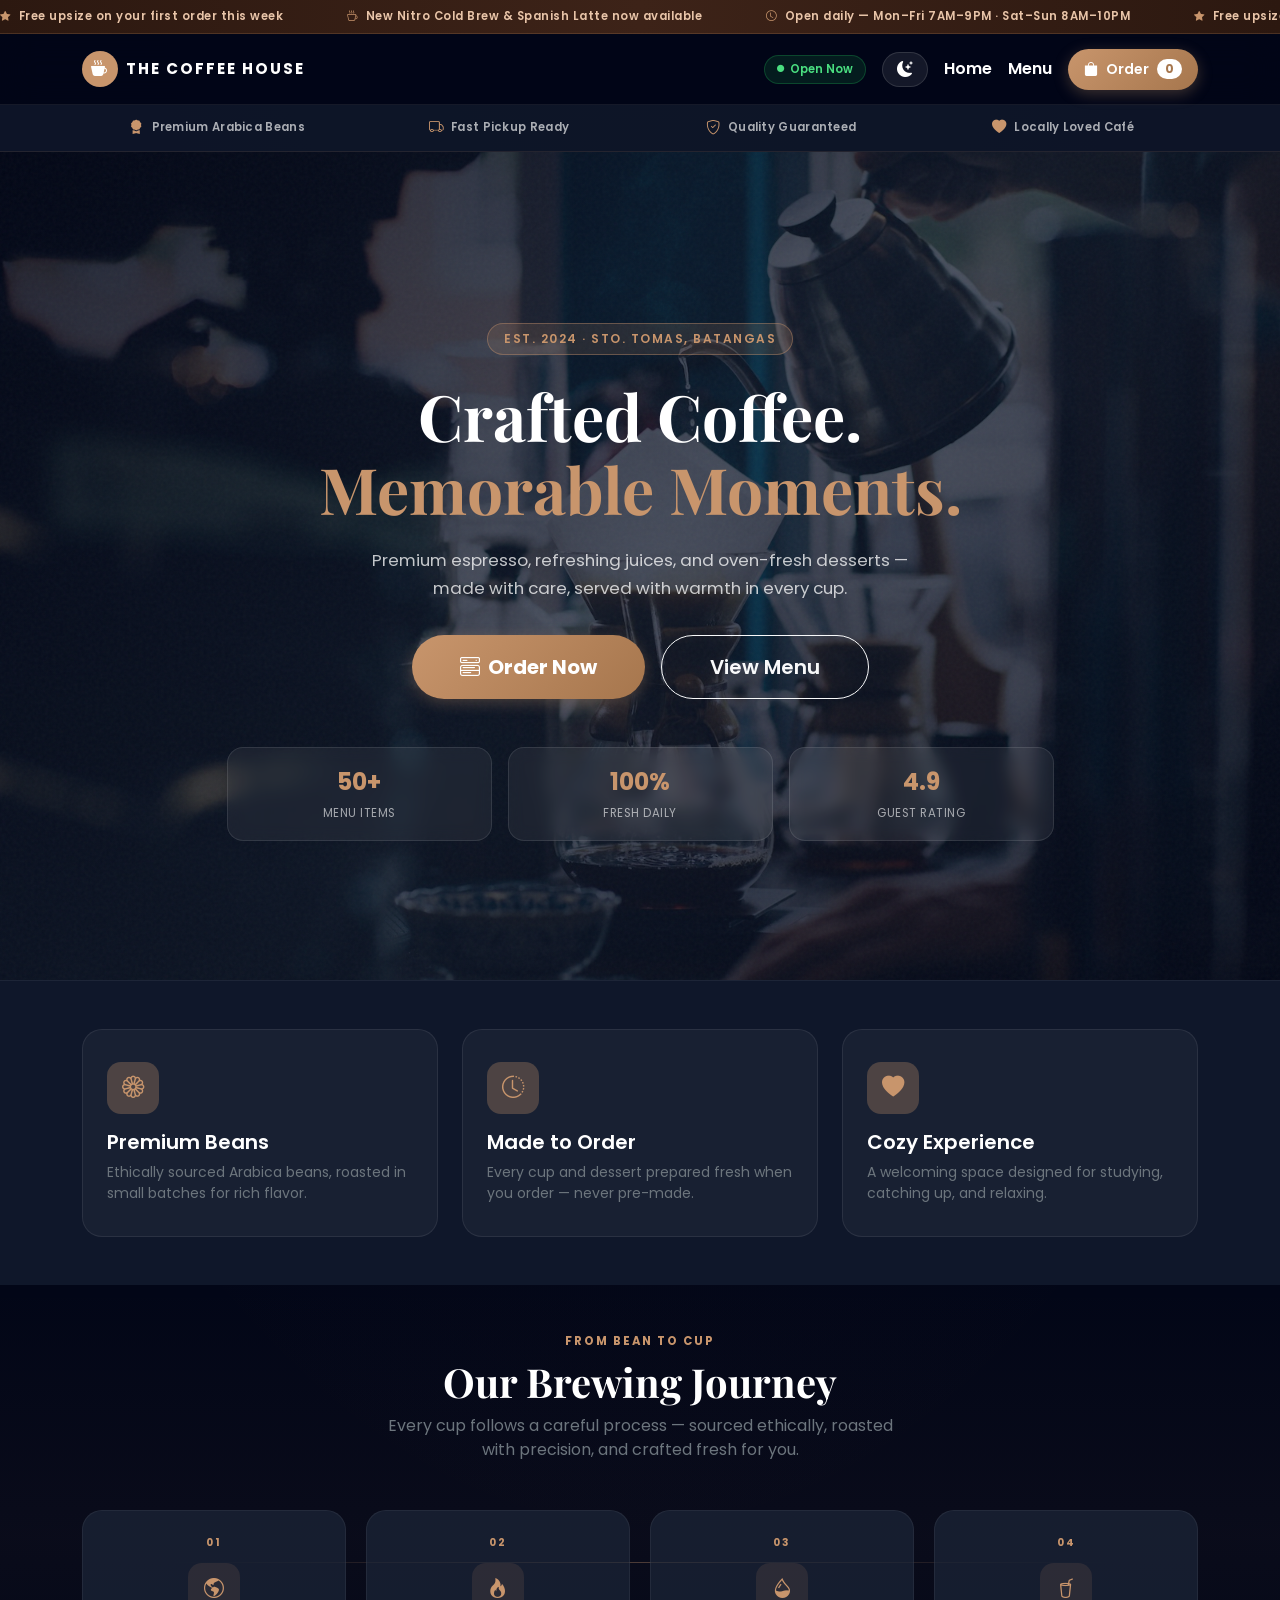
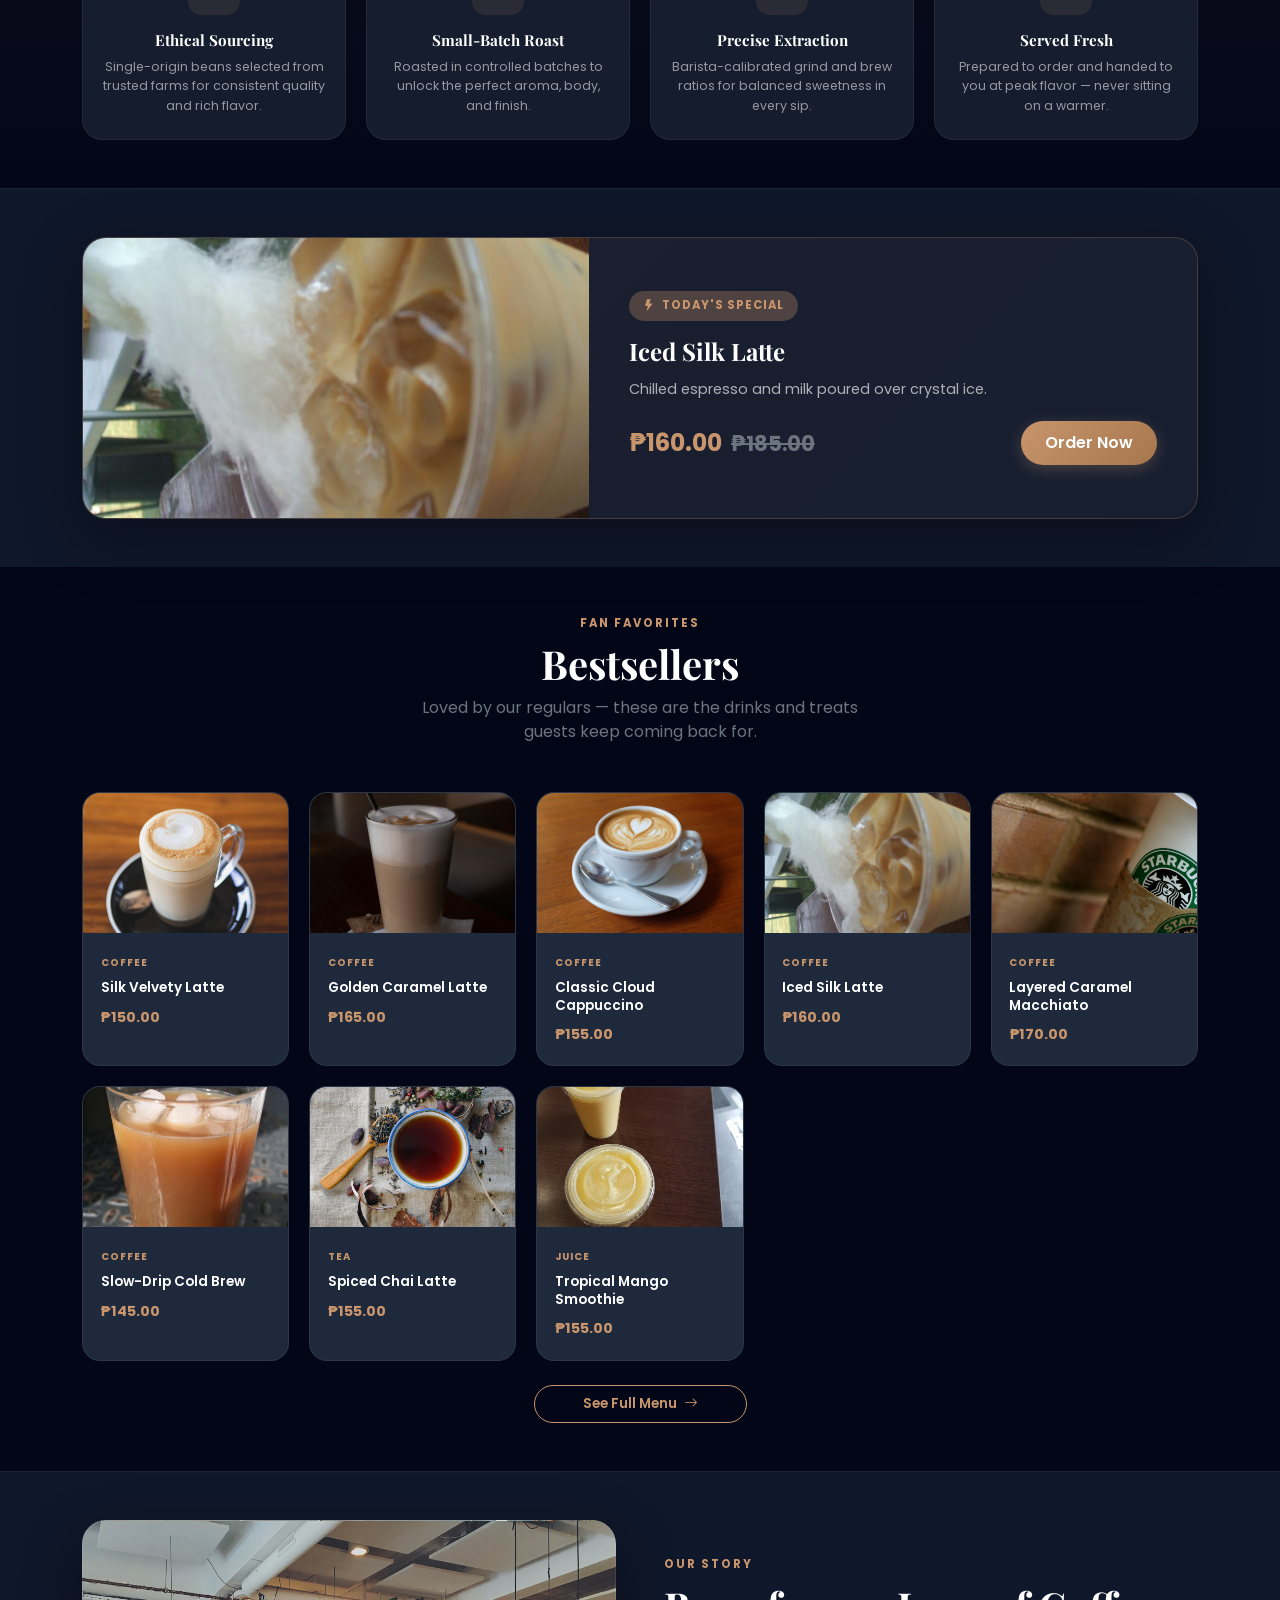
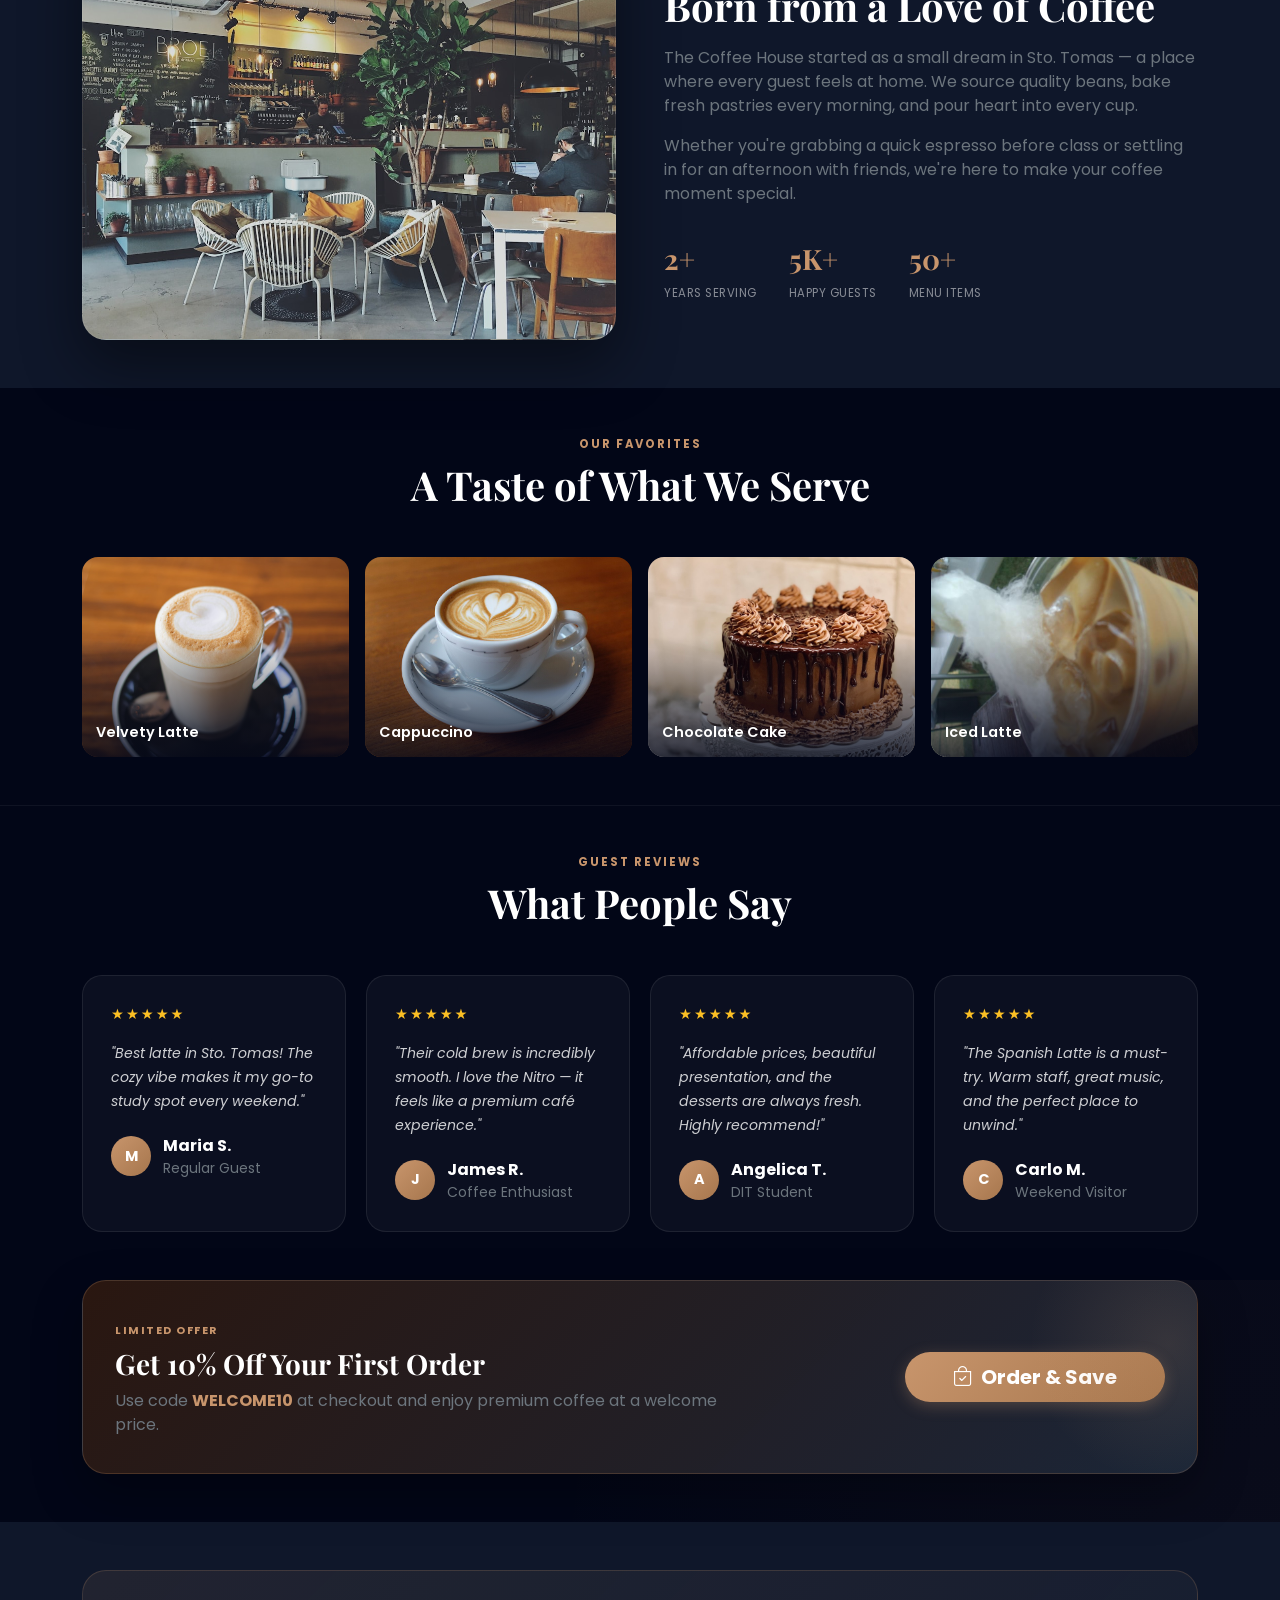
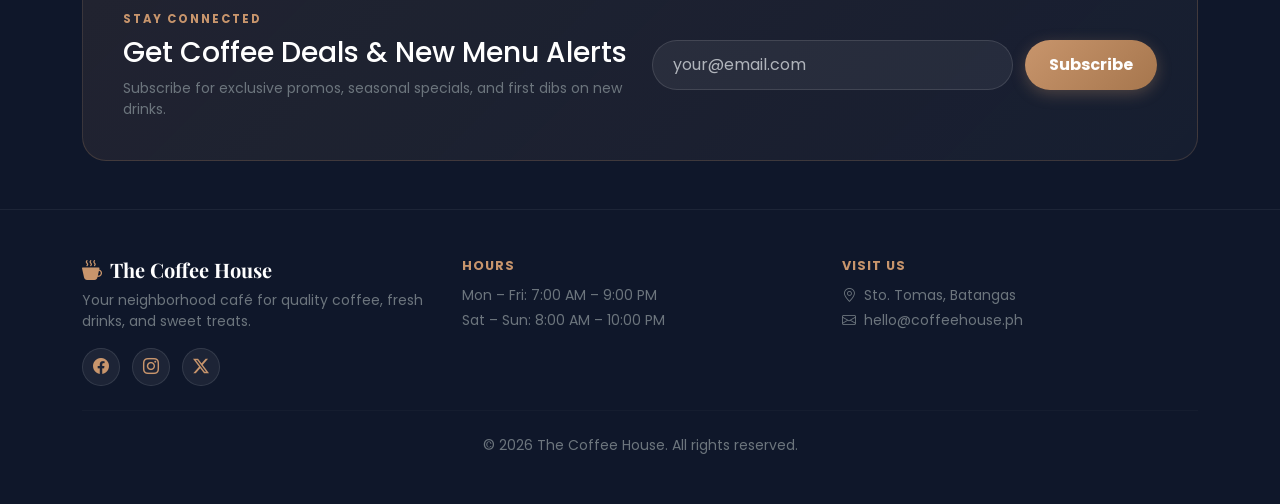
<file: midtermss/index.html>
<!DOCTYPE html>
<html lang="en" data-bs-theme="dark">

<head>
    <meta charset="UTF-8">
    <meta name="viewport" content="width=device-width, initial-scale=1.0">
    <title>The Coffee House | Premium Brews & Desserts</title>
    <meta name="description"
        content="The Coffee House — artisan coffee, fresh juices, and handcrafted desserts. Order online with ease.">
    <meta name="theme-color" content="#c8956c">
    <link rel="manifest" href="manifest.json">
    <link rel="icon" href="images/latte.jpg" type="image/jpeg">
    <link rel="preconnect" href="https://fonts.googleapis.com">
    <link rel="preconnect" href="https://fonts.gstatic.com" crossorigin>
    <link
        href="https://fonts.googleapis.com/css2?family=Playfair+Display:ital,wght@0,500;0,700;1,500&family=Poppins:wght@300;400;500;600;700&display=swap"
        rel="stylesheet">
    <link href="https://cdn.jsdelivr.net/npm/bootstrap@5.3.0/dist/css/bootstrap.min.css" rel="stylesheet">
    <link href="https://cdn.jsdelivr.net/npm/bootstrap-icons@1.11.3/font/bootstrap-icons.min.css" rel="stylesheet">
    <link rel="stylesheet" href="style.css">
</head>

<body>

    <div class="scroll-progress" id="scrollProgress"></div>

    <div class="announcement-bar">
        <div class="marquee-track">
            <span><i class="bi bi-star-fill"></i> Free upsize on your first order this week</span>
            <span><i class="bi bi-cup-hot"></i> New Nitro Cold Brew & Spanish Latte now available</span>
            <span><i class="bi bi-clock"></i> Open daily — Mon–Fri 7AM–9PM · Sat–Sun 8AM–10PM</span>
            <span><i class="bi bi-star-fill"></i> Free upsize on your first order this week</span>
            <span><i class="bi bi-cup-hot"></i> New Nitro Cold Brew & Spanish Latte now available</span>
        </div>
    </div>

    <nav class="navbar navbar-expand-lg navbar-dark sticky-top custom-nav" id="mainNav">
        <div class="container">
            <a class="navbar-brand d-flex align-items-center gap-2" href="#" onclick="showHomePage(); return false;">
                <span class="brand-icon"><i class="bi bi-cup-hot-fill"></i></span>
                <span>THE COFFEE HOUSE</span>
            </a>
            <button class="navbar-toggler border-0" type="button" data-bs-toggle="collapse" data-bs-target="#navMenu">
                <span class="navbar-toggler-icon"></span>
            </button>
            <div class="collapse navbar-collapse" id="navMenu">
                <div class="ms-auto d-flex align-items-center gap-3 flex-wrap py-2 py-lg-0">
                    <span class="shop-status open" id="shop-status"><i class="bi bi-circle-fill"></i> Open Now</span>
                    <div class="theme-toggle-container" onclick="toggleFullWebsiteTheme()" title="Toggle theme">
                        <span id="theme-icon"><i class="bi bi-moon-stars-fill"></i></span>
                    </div>
                    <div class="d-flex gap-1 gap-md-3">
                        <a href="#" class="nav-link text-white fw-semibold"
                            onclick="showHomePage(); return false;">Home</a>
                        <a href="#" class="nav-link text-white fw-semibold"
                            onclick="showOrderPage(); return false;">Menu</a>
                    </div>
                    <button class="btn btn-accent btn-sm rounded-pill px-3 d-none d-lg-flex align-items-center gap-2"
                        data-bs-toggle="modal" data-bs-target="#orderSummaryModal" id="nav-cart-btn">
                        <i class="bi bi-bag-fill"></i> Order <span class="nav-cart-count" id="nav-order-count">0</span>
                    </button>
                </div>
            </div>
        </div>
    </nav>

    <div class="trust-partners">
        <div class="container">
            <div class="trust-partners-grid">
                <div class="trust-partner-item"><i class="bi bi-award-fill"></i><span>Premium Arabica Beans</span></div>
                <div class="trust-partner-item"><i class="bi bi-truck"></i><span>Fast Pickup Ready</span></div>
                <div class="trust-partner-item"><i class="bi bi-shield-check"></i><span>Quality Guaranteed</span></div>
                <div class="trust-partner-item"><i class="bi bi-heart-fill"></i><span>Locally Loved Café</span></div>
            </div>
        </div>
    </div>

    <div id="offline-banner" class="offline-banner d-none">
        <i class="bi bi-wifi-off me-2"></i> You're offline — menu & cart still work from cache.
    </div>

    <section id="home-page" class="page-view active">
        <header class="hero-section">
            <div class="hero-overlay"></div>
            <div class="hero-grain"></div>
            <div class="container position-relative hero-content text-center">
                <span class="hero-badge">Est. 2024 · Sto. Tomas, Batangas</span>
                <h1 class="hero-title">Crafted Coffee.<br><span class="text-accent">Memorable Moments.</span></h1>
                <p class="hero-subtitle mx-auto">Premium espresso, refreshing juices, and oven-fresh desserts — made
                    with care, served with warmth in every cup.</p>
                <div class="d-flex flex-wrap justify-content-center gap-3 mb-5">
                    <button class="btn btn-accent btn-lg px-5 py-3 rounded-pill fw-bold" onclick="showOrderPage()">
                        <i class="bi bi-menu-button-wide me-2"></i>Order Now
                    </button>
                    <button class="btn btn-outline-light btn-lg px-5 py-3 rounded-pill fw-semibold"
                        onclick="showOrderPage()">
                        View Menu
                    </button>
                </div>
                <div class="row g-3 justify-content-center hero-stats">
                    <div class="col-4 col-md-3">
                        <div class="stat-card"><strong>50+</strong><span>Menu Items</span></div>
                    </div>
                    <div class="col-4 col-md-3">
                        <div class="stat-card"><strong>100%</strong><span>Fresh Daily</span></div>
                    </div>
                    <div class="col-4 col-md-3">
                        <div class="stat-card"><strong>4.9</strong><span>Guest Rating</span></div>
                    </div>
                </div>
            </div>
        </header>

        <section class="features-section py-5">
            <div class="container">
                <div class="row g-4">
                    <div class="col-md-4 reveal">
                        <div class="feature-card">
                            <div class="feature-icon"><i class="bi bi-flower1"></i></div>
                            <h5>Premium Beans</h5>
                            <p class="text-secondary small mb-0">Ethically sourced Arabica beans, roasted in small
                                batches for rich flavor.</p>
                        </div>
                    </div>
                    <div class="col-md-4 reveal">
                        <div class="feature-card">
                            <div class="feature-icon"><i class="bi bi-clock-history"></i></div>
                            <h5>Made to Order</h5>
                            <p class="text-secondary small mb-0">Every cup and dessert prepared fresh when you order —
                                never pre-made.</p>
                        </div>
                    </div>
                    <div class="col-md-4 reveal">
                        <div class="feature-card">
                            <div class="feature-icon"><i class="bi bi-heart-fill"></i></div>
                            <h5>Cozy Experience</h5>
                            <p class="text-secondary small mb-0">A welcoming space designed for studying, catching up,
                                and relaxing.</p>
                        </div>
                    </div>
                </div>
            </div>
        </section>

        <section class="brew-journey-section py-5">
            <div class="container">
                <div class="section-header text-center mb-5 reveal">
                    <span class="section-label">From Bean to Cup</span>
                    <h2 class="section-title">Our Brewing Journey</h2>
                    <p class="text-secondary mx-auto" style="max-width:520px">Every cup follows a careful process — sourced ethically, roasted with precision, and crafted fresh for you.</p>
                </div>
                <div class="brew-timeline">
                    <div class="brew-step reveal">
                        <div class="brew-step-num">01</div>
                        <div class="brew-step-icon"><i class="bi bi-globe-americas"></i></div>
                        <h6>Ethical Sourcing</h6>
                        <p>Single-origin beans selected from trusted farms for consistent quality and rich flavor.</p>
                    </div>
                    <div class="brew-step reveal">
                        <div class="brew-step-num">02</div>
                        <div class="brew-step-icon"><i class="bi bi-fire"></i></div>
                        <h6>Small-Batch Roast</h6>
                        <p>Roasted in controlled batches to unlock the perfect aroma, body, and finish.</p>
                    </div>
                    <div class="brew-step reveal">
                        <div class="brew-step-num">03</div>
                        <div class="brew-step-icon"><i class="bi bi-droplet-half"></i></div>
                        <h6>Precise Extraction</h6>
                        <p>Barista-calibrated grind and brew ratios for balanced sweetness in every sip.</p>
                    </div>
                    <div class="brew-step reveal">
                        <div class="brew-step-num">04</div>
                        <div class="brew-step-icon"><i class="bi bi-cup-straw"></i></div>
                        <h6>Served Fresh</h6>
                        <p>Prepared to order and handed to you at peak flavor — never sitting on a warmer.</p>
                    </div>
                </div>
            </div>
        </section>

        <section class="special-section py-5">
            <div class="container">
                <div class="daily-special-card reveal" id="daily-special-card"></div>
            </div>
        </section>

        <section class="featured-section py-5">
            <div class="container">
                <div class="section-header text-center mb-5 reveal">
                    <span class="section-label">Fan Favorites</span>
                    <h2 class="section-title">Bestsellers</h2>
                    <p class="text-secondary mx-auto" style="max-width:480px">Loved by our regulars — these are the
                        drinks and treats guests keep coming back for.</p>
                </div>
                <div class="featured-grid" id="featured-items"></div>
                <div class="text-center mt-4 reveal">
                    <button class="btn btn-outline-accent rounded-pill px-5 py-2 fw-semibold" onclick="showOrderPage()">
                        See Full Menu <i class="bi bi-arrow-right ms-1"></i>
                    </button>
                </div>
            </div>
        </section>

        <section class="about-section py-5">
            <div class="container">
                <div class="row align-items-center g-5">
                    <div class="col-lg-6 reveal">
                        <div class="about-image" style="background-image:url('images/cafe-interior.jpg')"></div>
                    </div>
                    <div class="col-lg-6 reveal">
                        <span class="section-label">Our Story</span>
                        <h2 class="section-title mb-3">Born from a Love of Coffee</h2>
                        <p class="text-secondary">The Coffee House started as a small dream in Sto. Tomas — a place
                            where every guest feels at home. We source quality beans, bake fresh pastries every morning,
                            and pour heart into every cup.</p>
                        <p class="text-secondary">Whether you're grabbing a quick espresso before class or settling in
                            for an afternoon with friends, we're here to make your coffee moment special.</p>
                        <div class="about-highlights">
                            <div class="about-stat"><strong>2+</strong><span>Years Serving</span></div>
                            <div class="about-stat"><strong>5K+</strong><span>Happy Guests</span></div>
                            <div class="about-stat"><strong>50+</strong><span>Menu Items</span></div>
                        </div>
                    </div>
                </div>
            </div>
        </section>

        <section class="gallery-section py-5">
            <div class="container">
                <div class="section-header text-center mb-5 reveal">
                    <span class="section-label">Our Favorites</span>
                    <h2 class="section-title">A Taste of What We Serve</h2>
                </div>
                <div class="row g-3">
                    <div class="col-6 col-md-3 reveal">
                        <div class="gallery-item" style="background-image:url('images/latte.jpg')"
                            onclick="showOrderPage()">
                            <span>Velvety Latte</span>
                        </div>
                    </div>
                    <div class="col-6 col-md-3 reveal">
                        <div class="gallery-item" style="background-image:url('images/cappuccino.jpg')"
                            onclick="showOrderPage()">
                            <span>Cappuccino</span>
                        </div>
                    </div>
                    <div class="col-6 col-md-3 reveal">
                        <div class="gallery-item" style="background-image:url('images/chocolate-cake.jpg')"
                            onclick="showOrderPage()">
                            <span>Chocolate Cake</span>
                        </div>
                    </div>
                    <div class="col-6 col-md-3 reveal">
                        <div class="gallery-item" style="background-image:url('images/iced-latte.jpg')"
                            onclick="showOrderPage()">
                            <span>Iced Latte</span>
                        </div>
                    </div>
                </div>
            </div>
        </section>

        <section class="testimonials-section py-5">
            <div class="container">
                <div class="section-header text-center mb-5 reveal">
                    <span class="section-label">Guest Reviews</span>
                    <h2 class="section-title">What People Say</h2>
                </div>
                <div class="testimonial-track" id="testimonial-track"></div>
            </div>
        </section>

        <section class="promo-cta-section py-5">
            <div class="container">
                <div class="promo-cta-card reveal">
                    <div class="row align-items-center g-4">
                        <div class="col-lg-7">
                            <span class="promo-cta-badge">Limited Offer</span>
                            <h3 class="promo-cta-title mb-2">Get 10% Off Your First Order</h3>
                            <p class="text-secondary mb-0">Use code <strong class="text-accent">WELCOME10</strong> at checkout and enjoy premium coffee at a welcome price.</p>
                        </div>
                        <div class="col-lg-5 text-lg-end">
                            <button class="btn btn-accent btn-lg rounded-pill px-5 fw-bold" onclick="showOrderPage()">
                                <i class="bi bi-bag-check me-2"></i>Order & Save
                            </button>
                        </div>
                    </div>
                </div>
            </div>
        </section>

        <section class="newsletter-section py-5">
            <div class="container">
                <div class="newsletter-card reveal">
                    <div class="row align-items-center g-4">
                        <div class="col-lg-6">
                            <span class="section-label">Stay Connected</span>
                            <h3 class="mb-2">Get Coffee Deals & New Menu Alerts</h3>
                            <p class="text-secondary small mb-0">Subscribe for exclusive promos, seasonal specials, and
                                first dibs on new drinks.</p>
                        </div>
                        <div class="col-lg-6">
                            <form class="newsletter-form" onsubmit="subscribeNewsletter(event)">
                                <input type="email" id="newsletter-email" class="form-control newsletter-input"
                                    placeholder="your@email.com" required>
                                <button type="submit"
                                    class="btn btn-accent rounded-pill px-4 fw-bold">Subscribe</button>
                            </form>
                        </div>
                    </div>
                </div>
            </div>
        </section>

        <footer class="site-footer py-5">
            <div class="container">
                <div class="row g-4">
                    <div class="col-md-4">
                        <h5 class="footer-brand"><i class="bi bi-cup-hot-fill text-accent me-2"></i>The Coffee House
                        </h5>
                        <p class="text-secondary small">Your neighborhood café for quality coffee, fresh drinks, and
                            sweet treats.</p>
                        <div class="social-links mt-3">
                            <a href="#" aria-label="Facebook"><i class="bi bi-facebook"></i></a>
                            <a href="#" aria-label="Instagram"><i class="bi bi-instagram"></i></a>
                            <a href="#" aria-label="Twitter"><i class="bi bi-twitter-x"></i></a>
                        </div>
                    </div>
                    <div class="col-md-4">
                        <h6 class="footer-heading">Hours</h6>
                        <p class="text-secondary small mb-1">Mon – Fri: 7:00 AM – 9:00 PM</p>
                        <p class="text-secondary small mb-0">Sat – Sun: 8:00 AM – 10:00 PM</p>
                    </div>
                    <div class="col-md-4">
                        <h6 class="footer-heading">Visit Us</h6>
                        <p class="text-secondary small mb-1"><i class="bi bi-geo-alt me-1"></i> Sto. Tomas, Batangas</p>
                        <p class="text-secondary small mb-0"><i class="bi bi-envelope me-1"></i> hello@coffeehouse.ph
                        </p>
                    </div>
                </div>
                <hr class="border-secondary border-opacity-25 my-4">
                <p class="text-center text-secondary small mb-0">&copy; 2026 The Coffee House. All rights reserved.</p>
            </div>
        </footer>
    </section>

    <section id="order-page" class="page-view" style="display: none;">
        <div class="menu-hero py-5">
            <div class="container text-center">
                <span class="section-label">Browse & Order</span>
                <h2 class="section-title mb-2">Our Menu</h2>
                <p class="text-secondary mb-0">Select your favorites and customize each order to your taste.</p>
            </div>
        </div>

        <div class="container pb-5">
            <div class="row justify-content-center mb-4 g-3">
                <div class="col-md-6 col-lg-5">
                    <div class="search-wrap">
                        <i class="bi bi-search search-icon"></i>
                        <input type="text" id="search-bar" class="form-control search-input"
                            placeholder="Search coffee, tea, juice, desserts...">
                    </div>
                </div>
                <div class="col-md-4 col-lg-3">
                    <select id="sort-select" class="form-select sort-select">
                        <option value="default">Sort: Featured</option>
                        <option value="rating">Highest Rated</option>
                        <option value="price-low">Price: Low to High</option>
                        <option value="price-high">Price: High to Low</option>
                        <option value="name">Name A–Z</option>
                    </select>
                </div>
            </div>

            <div class="d-flex justify-content-center flex-wrap gap-2 mb-4 filter-row">
                <button class="btn btn-outline-accent active filter-btn" onclick="filterMenu('all', event)">All</button>
                <button class="btn btn-outline-accent filter-btn" onclick="filterMenu('coffee', event)"><i
                        class="bi bi-cup-hot me-1"></i>Coffee</button>
                <button class="btn btn-outline-accent filter-btn" onclick="filterMenu('tea', event)"><i
                        class="bi bi-cup me-1"></i>Tea</button>
                <button class="btn btn-outline-accent filter-btn" onclick="filterMenu('juice', event)"><i
                        class="bi bi-droplet me-1"></i>Juice</button>
                <button class="btn btn-outline-accent filter-btn" onclick="filterMenu('dessert', event)"><i
                        class="bi bi-cake2 me-1"></i>Dessert</button>
                <button class="btn btn-outline-accent filter-btn" onclick="filterMenu('breakfast', event)"><i
                        class="bi bi-egg-fried me-1"></i>Breakfast</button>
                <button class="btn btn-outline-accent filter-btn" onclick="filterMenu('favorites', event)"><i
                        class="bi bi-heart-fill me-1"></i>Favorites</button>
            </div>

            <p class="text-center text-secondary small mb-4" id="menu-count-label">Loading menu...</p>

            <div id="menu-loading" class="row g-3 mb-4 menu-skeleton-grid">
                <div class="col-6 col-md-4 col-lg-3">
                    <div class="skeleton-card">
                        <div class="skeleton-img"></div>
                        <div class="skeleton-line w-75"></div>
                        <div class="skeleton-line w-50"></div>
                        <div class="skeleton-btn"></div>
                    </div>
                </div>
                <div class="col-6 col-md-4 col-lg-3">
                    <div class="skeleton-card">
                        <div class="skeleton-img"></div>
                        <div class="skeleton-line w-75"></div>
                        <div class="skeleton-line w-50"></div>
                        <div class="skeleton-btn"></div>
                    </div>
                </div>
                <div class="col-6 col-md-4 col-lg-3">
                    <div class="skeleton-card">
                        <div class="skeleton-img"></div>
                        <div class="skeleton-line w-75"></div>
                        <div class="skeleton-line w-50"></div>
                        <div class="skeleton-btn"></div>
                    </div>
                </div>
                <div class="col-6 col-md-4 col-lg-3">
                    <div class="skeleton-card">
                        <div class="skeleton-img"></div>
                        <div class="skeleton-line w-75"></div>
                        <div class="skeleton-line w-50"></div>
                        <div class="skeleton-btn"></div>
                    </div>
                </div>
                <div class="col-6 col-md-4 col-lg-3">
                    <div class="skeleton-card">
                        <div class="skeleton-img"></div>
                        <div class="skeleton-line w-75"></div>
                        <div class="skeleton-line w-50"></div>
                        <div class="skeleton-btn"></div>
                    </div>
                </div>
                <div class="col-6 col-md-4 col-lg-3">
                    <div class="skeleton-card">
                        <div class="skeleton-img"></div>
                        <div class="skeleton-line w-75"></div>
                        <div class="skeleton-line w-50"></div>
                        <div class="skeleton-btn"></div>
                    </div>
                </div>
                <div class="col-6 col-md-4 col-lg-3">
                    <div class="skeleton-card">
                        <div class="skeleton-img"></div>
                        <div class="skeleton-line w-75"></div>
                        <div class="skeleton-line w-50"></div>
                        <div class="skeleton-btn"></div>
                    </div>
                </div>
                <div class="col-6 col-md-4 col-lg-3">
                    <div class="skeleton-card">
                        <div class="skeleton-img"></div>
                        <div class="skeleton-line w-75"></div>
                        <div class="skeleton-line w-50"></div>
                        <div class="skeleton-btn"></div>
                    </div>
                </div>
            </div>

            <div id="coffee-container" class="row g-3 menu-fade-in"></div>
        </div>

        <div class="fixed-bottom cart-bar p-3">
            <div class="container">
                <button
                    class="btn btn-accent btn-lg rounded-pill shadow-lg w-100 fw-bold d-flex justify-content-between align-items-center px-4"
                    data-bs-toggle="modal" data-bs-target="#orderSummaryModal" id="cart-bar-btn">
                    <span><i class="bi bi-bag-check-fill me-2"></i>My Order (<span id="order-count">0</span>)</span>
                    <span id="cart-bar-total" class="cart-bar-total">₱0.00</span>
                </button>
            </div>
        </div>
    </section>

    <section id="admin-page" class="page-view admin-section" style="display: none;">
        <div class="container py-5">
            <div class="admin-header mb-4">
                <span class="section-label">Staff Only</span>
                <h2 class="section-title">Menu Admin</h2>
                <p class="text-secondary small">Edit product names, prices, and descriptions. Changes save locally.</p>
            </div>
            <div class="admin-card">
                <div class="table-responsive">
                    <table class="table table-dark table-hover admin-table mb-0">
                        <thead>
                            <tr>
                                <th>Category</th>
                                <th>ID</th>
                                <th>Display Name</th>
                                <th>Price (₱)</th>
                                <th>Description</th>
                            </tr>
                        </thead>
                        <tbody id="admin-menu-body"></tbody>
                    </table>
                </div>
                <div class="admin-actions p-3 d-flex flex-wrap gap-2">
                    <button class="btn btn-accent rounded-pill px-4 fw-bold" onclick="saveAdminMenu()">
                        <i class="bi bi-check-lg me-1"></i>Save Changes
                    </button>
                    <button class="btn btn-outline-light rounded-pill px-4" onclick="resetAdminMenu()">
                        <i class="bi bi-arrow-counterclockwise me-1"></i>Reset Defaults
                    </button>
                    <button class="btn btn-outline-accent rounded-pill px-4" onclick="showOrderPage()">
                        <i class="bi bi-arrow-left me-1"></i>Back to Menu
                    </button>
                </div>
            </div>
            <p class="text-center text-secondary small mt-3 mb-0">Admin access: click logo 5× · Password: <code
                    class="text-accent">coffee2024</code></p>
        </div>
    </section>

    <button id="back-to-top" class="back-to-top" onclick="window.scrollTo({top:0,behavior:'smooth'})"
        aria-label="Back to top">
        <i class="bi bi-arrow-up"></i>
    </button>

    <div id="order-toast" class="order-toast" role="alert">
        <span class="toast-icon"><i class="bi bi-check-lg"></i></span>
        <div>
            <strong id="toast-title">Added to order!</strong>
            <small id="toast-message" class="d-block text-white-50"></small>
        </div>
    </div>

    <div class="modal fade" id="coffeeModal" tabindex="-1">
        <div class="modal-dialog modal-dialog-centered modal-dialog-scrollable">
            <div class="modal-content border-0 overflow-hidden bg-navy text-white">
                <div id="modalHeaderImg" class="modal-hero"></div>
                <div class="modal-body p-4"></div>
            </div>
        </div>
    </div>

    <div class="modal fade" id="orderSummaryModal" tabindex="-1">
        <div class="modal-dialog modal-dialog-centered modal-dialog-scrollable">
            <div class="modal-content border-0 shadow bg-navy text-white">
                <div class="modal-header border-secondary border-opacity-25">
                    <h5 class="modal-title fw-bold"><i class="bi bi-receipt me-2 text-accent"></i>Your Order</h5>
                    <button type="button" class="btn-close btn-close-white" data-bs-dismiss="modal"></button>
                </div>
                <div class="modal-body">
                    <div id="order-empty" class="text-center text-muted py-4 d-none">
                        <i class="bi bi-bag display-6 d-block mb-2 opacity-50"></i>
                        <p class="mb-0">Your order is empty.</p>
                        <small>Add items from the menu to get started.</small>
                    </div>
                    <div id="order-list"></div>
                    <div id="checkout-section" class="d-none">
                        <div class="promo-box mt-3">
                            <div class="option-label">Promo Code</div>
                            <div class="d-flex gap-2">
                                <input type="text" id="promo-code-input" class="form-control checkout-input"
                                    placeholder="Try WELCOME10">
                                <button class="btn btn-outline-accent rounded-pill px-3 fw-semibold"
                                    onclick="applyPromoCode()">Apply</button>
                            </div>
                            <small id="promo-message" class="promo-message d-block mt-1"></small>
                        </div>
                        <hr class="border-secondary border-opacity-25">
                        <div class="d-flex justify-content-between small text-secondary mb-1">
                            <span>Subtotal</span>
                            <span id="subtotal-display">₱0.00</span>
                        </div>
                        <div id="discount-row" class="d-flex justify-content-between small text-success mb-1 d-none">
                            <span>Discount</span>
                            <span id="discount-display">-₱0.00</span>
                        </div>
                        <div class="d-flex justify-content-between fw-bold fs-5">
                            <span>Total</span>
                            <span id="total-price-display" class="text-accent">₱0.00</span>
                        </div>
                    </div>
                </div>
                <div class="modal-footer border-0 pt-0 flex-column gap-2">
                    <button class="btn btn-accent w-100 rounded-pill fw-bold py-3" onclick="openCheckout()">
                        <i class="bi bi-credit-card me-2"></i>Proceed to Checkout
                    </button>
                    <button class="btn btn-outline-danger w-100 rounded-pill py-2" onclick="clearCart()">
                        <i class="bi bi-trash3 me-2"></i>Clear Cart
                    </button>
                </div>
            </div>
        </div>
    </div>

    <div class="modal fade" id="checkoutModal" tabindex="-1">
        <div class="modal-dialog modal-dialog-centered modal-dialog-scrollable">
            <div class="modal-content border-0 shadow bg-navy text-white">
                <div class="modal-header border-secondary border-opacity-25">
                    <h5 class="modal-title fw-bold"><i class="bi bi-person-check me-2 text-accent"></i>Checkout</h5>
                    <button type="button" class="btn-close btn-close-white" data-bs-dismiss="modal"></button>
                </div>
                <div class="modal-body">
                    <div class="option-label">Order Type</div>
                    <div class="order-type-pills mb-4">
                        <label class="order-type-pill active">
                            <input type="radio" name="order-type" value="pickup" checked>
                            <i class="bi bi-bag-check"></i>
                            <span>Pickup</span>
                        </label>
                        <label class="order-type-pill">
                            <input type="radio" name="order-type" value="dinein">
                            <i class="bi bi-cup-hot"></i>
                            <span>Dine-in</span>
                        </label>
                    </div>
                    <div class="mb-3">
                        <label class="option-label" for="customer-name">Your Name</label>
                        <input type="text" id="customer-name" class="form-control checkout-input"
                            placeholder="Juan Dela Cruz" required>
                    </div>
                    <div class="mb-3">
                        <label class="option-label" for="customer-phone">Contact Number</label>
                        <input type="tel" id="customer-phone" class="form-control checkout-input"
                            placeholder="09XX XXX XXXX" inputmode="numeric" pattern="[0-9]*" maxlength="11" required>
                    </div>
                    <div class="mb-3">
                        <label class="option-label" for="order-instructions">Order Notes</label>
                        <textarea id="order-instructions" class="form-control checkout-input" rows="2"
                            placeholder="e.g. Less ice on all drinks, call when ready..."></textarea>
                    </div>
                    <div class="checkout-summary p-3 rounded-3">
                        <small class="text-secondary d-block mb-1">Order total</small>
                        <span id="checkout-total-preview" class="fs-4 fw-bold text-accent">₱0.00</span>
                        <small class="text-secondary d-block mt-1">Use promo code <strong
                                class="text-accent">WELCOME10</strong> for 10% off</small>
                    </div>
                </div>
                <div class="modal-footer border-0 pt-0">
                    <button class="btn btn-accent w-100 rounded-pill fw-bold py-3" onclick="placeOrder()">
                        <i class="bi bi-check-circle me-2"></i>Place Order
                    </button>
                </div>
            </div>
        </div>
    </div>

    <div class="modal fade" id="receiptModal" tabindex="-1" data-bs-backdrop="static">
        <div class="modal-dialog modal-dialog-centered">
            <div class="modal-content border-0 text-dark bg-white receipt-modal-content">
                <div class="modal-body p-4">
                    <div id="receipt-content"></div>
                    <div class="d-flex flex-column gap-2 mt-3 no-print">
                        <button class="btn btn-outline-dark w-100 rounded-pill fw-bold" onclick="printReceipt()">
                            <i class="bi bi-printer me-2"></i>Print Receipt
                        </button>
                        <button class="btn btn-dark w-100 rounded-pill fw-bold" onclick="closeReceiptAndReset()">
                            <i class="bi bi-arrow-repeat me-2"></i>Order Again
                        </button>
                    </div>
                </div>
            </div>
        </div>
    </div>

    <script src="https://cdn.jsdelivr.net/npm/bootstrap@5.3.0/dist/js/bootstrap.bundle.min.js"></script>
    <script>
        function toggleFullWebsiteTheme() {
            const html = document.documentElement;
            const themeIcon = document.getElementById('theme-icon');
            const searchBar = document.getElementById('search-bar');
            const currentTheme = html.getAttribute('data-bs-theme');

            if (currentTheme === 'dark') {
                html.setAttribute('data-bs-theme', 'light');
                themeIcon.innerHTML = '<i class="bi bi-sun-fill"></i>';
                if (searchBar) {
                    searchBar.classList.remove('bg-dark', 'text-white');
                    searchBar.classList.add('bg-light', 'text-dark');
                }
                document.querySelectorAll('.nav-link').forEach(link => {
                    link.classList.replace('text-white', 'text-dark');
                });
            } else {
                html.setAttribute('data-bs-theme', 'dark');
                themeIcon.innerHTML = '<i class="bi bi-moon-stars-fill"></i>';
                if (searchBar) {
                    searchBar.classList.remove('bg-light', 'text-dark');
                    searchBar.classList.add('bg-dark', 'text-white');
                }
                document.querySelectorAll('.nav-link').forEach(link => {
                    link.classList.replace('text-dark', 'text-white');
                });
            }
        }

        document.querySelectorAll('.order-type-pill').forEach(pill => {
            pill.addEventListener('click', () => {
                document.querySelectorAll('.order-type-pill').forEach(p => p.classList.remove('active'));
                pill.classList.add('active');
            });
        });

        function updateOfflineBanner() {
            const banner = document.getElementById('offline-banner');
            if (banner) banner.classList.toggle('d-none', navigator.onLine);
        }
        window.addEventListener('online', updateOfflineBanner);
        window.addEventListener('offline', updateOfflineBanner);
        updateOfflineBanner();
    </script>
    <script src="script.js"></script>
</body>

</html>
</file>
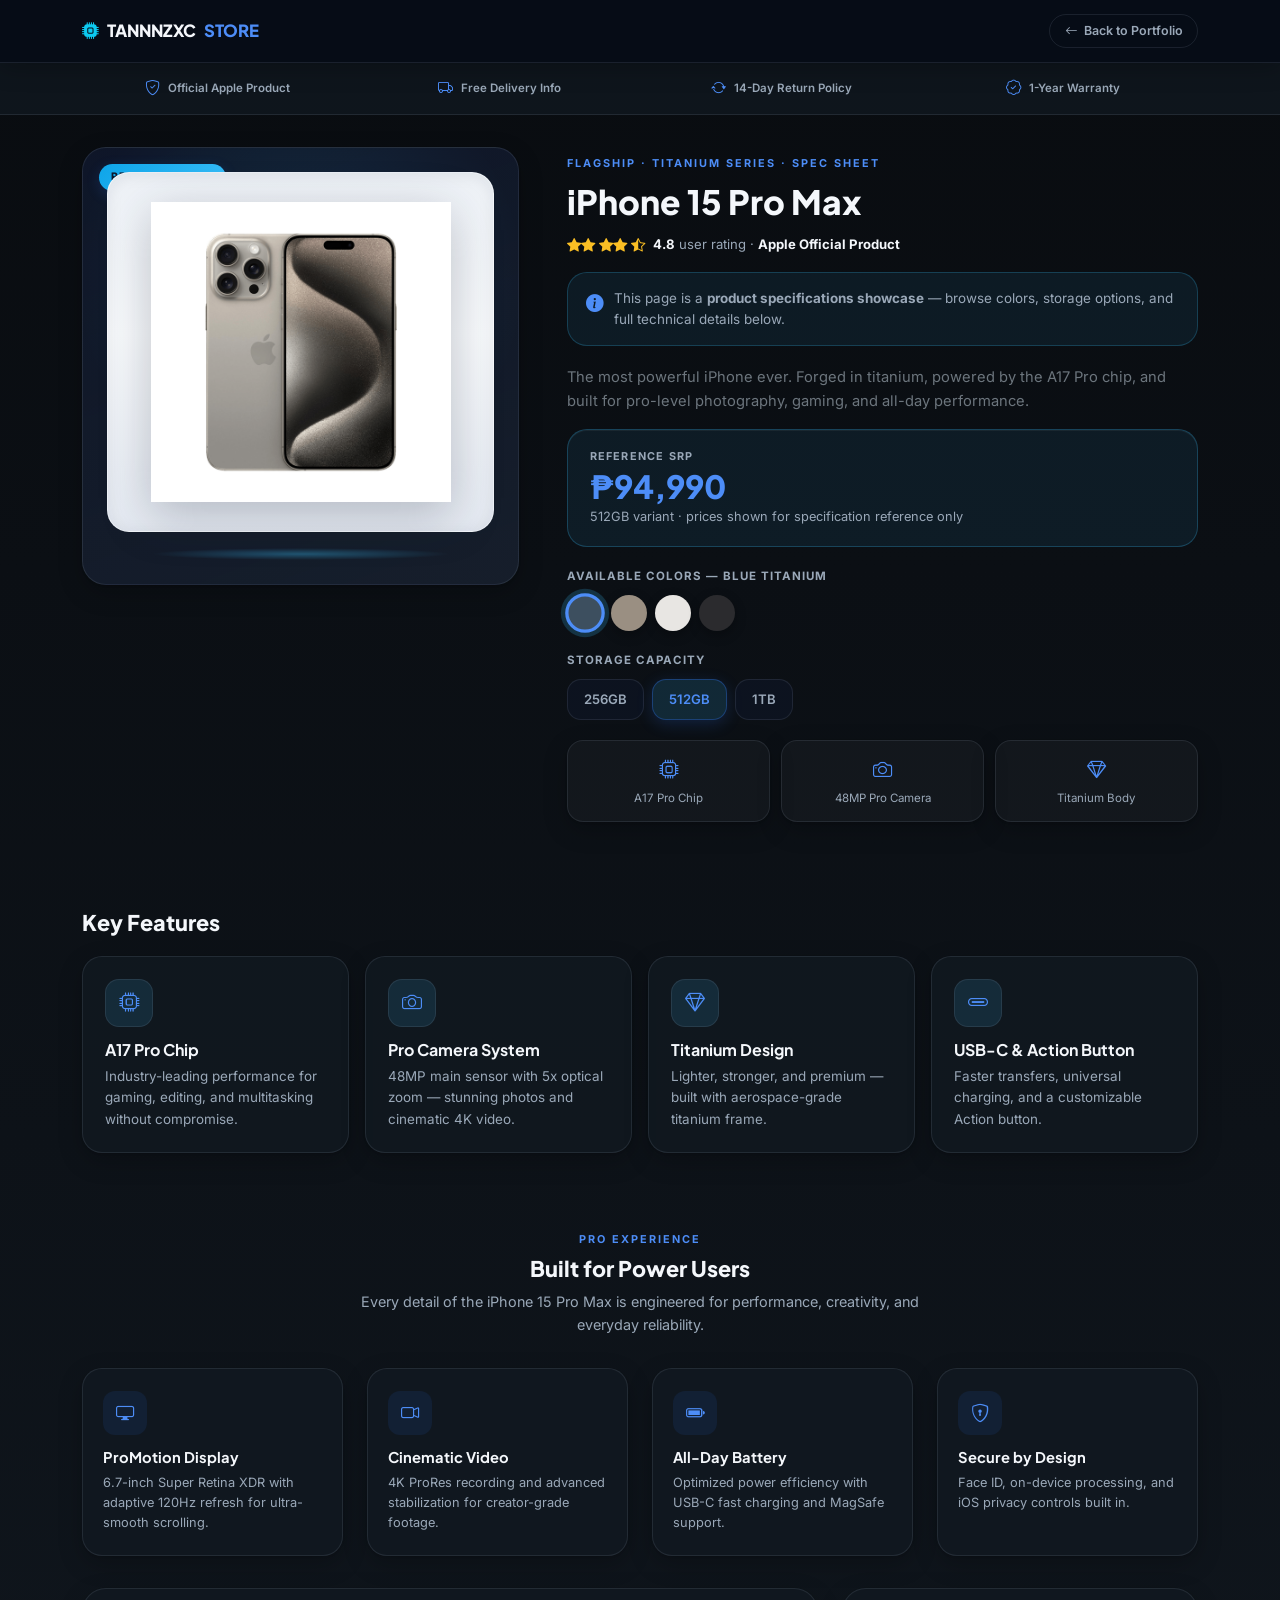
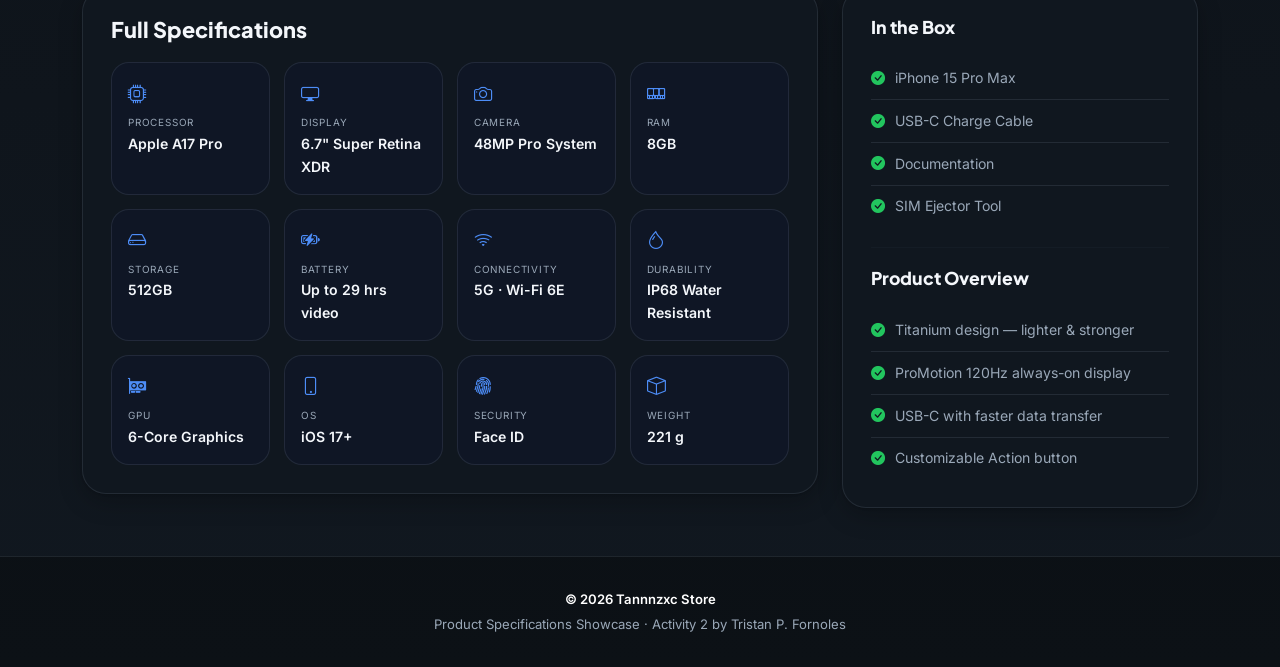
<file: A02_tannnzxc/index_A02.html>
<!DOCTYPE html>
<html lang="en">

<head>
    <meta charset="UTF-8">
    <meta name="viewport" content="width=device-width, initial-scale=1.0">
    <title>iPhone 15 Pro Max | Tannnzxc Store — Product Specs</title>
    <meta name="description"
        content="View detailed specifications of the iPhone 15 Pro Max at Tannnzxc Store — a professional product specs showcase.">

    <link href="https://cdn.jsdelivr.net/npm/bootstrap@5.3.2/dist/css/bootstrap.min.css" rel="stylesheet">
    <link href="https://cdn.jsdelivr.net/npm/bootstrap-icons@1.11.3/font/bootstrap-icons.min.css" rel="stylesheet">
    <link href="https://fonts.googleapis.com/css2?family=Inter:wght@400;500;600;700;800&family=Plus+Jakarta+Sans:wght@600;700;800&display=swap" rel="stylesheet">

    <style>
        :root {
            --bg-deep: #090c10;
            --bg-mid: #111820;
            --surface: rgba(17, 24, 32, 0.92);
            --surface-solid: #141b24;
            --border: rgba(148, 163, 184, 0.14);
            --border-bright: rgba(47, 111, 237, 0.35);
            --accent: #4d8df7;
            --accent-glow: rgba(47, 111, 237, 0.2);
            --text: #f4f7fb;
            --text-muted: #9aa8b8;
            --success: #22c55e;
            --radius: 20px;
            --radius-lg: 24px;
            --shadow-card: 0 1px 2px rgba(0, 0, 0, 0.12), 0 8px 24px rgba(0, 0, 0, 0.22);
            --shadow-hover: 0 4px 12px rgba(0, 0, 0, 0.14), 0 16px 40px rgba(47, 111, 237, 0.12);
            --font-display: 'Plus Jakarta Sans', system-ui, sans-serif;
        }

        * { box-sizing: border-box; }

        body {
            background: var(--bg-deep);
            background-image:
                linear-gradient(180deg, var(--bg-deep) 0%, var(--bg-mid) 100%),
                radial-gradient(ellipse at 50% -10%, rgba(47, 111, 237, 0.08) 0%, transparent 55%);
            color: var(--text);
            font-family: 'Inter', system-ui, sans-serif;
            min-height: 100vh;
            line-height: 1.6;
        }

        .store-nav {
            background: rgba(7, 13, 24, 0.9);
            backdrop-filter: blur(16px);
            border-bottom: 1px solid var(--border);
            padding: 0.85rem 0;
            position: sticky;
            top: 0;
            z-index: 100;
            box-shadow: 0 4px 24px rgba(0, 0, 0, 0.25);
        }

        .brand-logo {
            font-family: var(--font-display);
            font-weight: 800;
            font-size: 1.05rem;
            color: var(--text);
            text-decoration: none;
            display: flex;
            align-items: center;
            gap: 8px;
        }

        .brand-logo span { color: var(--accent); }

        .nav-pill {
            font-size: 0.78rem;
            font-weight: 600;
            color: var(--text-muted);
            text-decoration: none;
            padding: 0.4rem 0.9rem;
            border-radius: 50px;
            border: 1px solid var(--border);
            transition: background 0.2s, color 0.2s, border-color 0.2s;
        }

        .nav-pill:hover {
            color: var(--text);
            background: rgba(56, 189, 248, 0.1);
            border-color: var(--border-bright);
        }

        .product-hero {
            padding: 2rem 0 3rem;
        }

        .glass-card {
            background: var(--surface);
            backdrop-filter: blur(20px);
            border: 1px solid var(--border-bright);
            border-radius: var(--radius-lg);
            box-shadow: var(--shadow-card);
            overflow: hidden;
            transition: box-shadow 0.35s ease;
        }

        .glass-card:hover {
            box-shadow: var(--shadow-hover);
        }

        .product-gallery {
            background: linear-gradient(160deg, rgba(15, 23, 42, 0.95) 0%, rgba(30, 41, 59, 0.6) 100%);
            border-radius: var(--radius-lg);
            padding: 1.5rem;
            border: 1px solid var(--border);
            box-shadow: var(--shadow-card);
            text-align: center;
            position: relative;
            overflow: hidden;
        }

        .image-stage {
            position: relative;
            z-index: 1;
            background: linear-gradient(180deg, #eef2f7 0%, #f8fafc 45%, #e5eaf2 100%);
            border-radius: 22px;
            padding: 1.75rem 1.25rem;
            min-height: 360px;
            display: flex;
            align-items: center;
            justify-content: center;
            border: 1px solid rgba(255, 255, 255, 0.2);
            box-shadow: inset 0 2px 16px rgba(15, 23, 42, 0.08);
        }

        .product-gallery img {
            max-height: 300px;
            width: auto;
            max-width: 100%;
            height: auto;
            object-fit: contain;
            display: block;
            margin: 0 auto;
            filter: drop-shadow(0 12px 24px rgba(15, 23, 42, 0.25));
            transition: transform 0.4s ease, opacity 0.35s ease;
        }

        .product-gallery::before {
            content: '';
            position: absolute;
            inset: 0;
            background: radial-gradient(circle at 50% 30%, rgba(56, 189, 248, 0.12) 0%, transparent 60%);
            pointer-events: none;
        }

        .badge-new {
            position: absolute;
            top: 1rem;
            left: 1rem;
            background: linear-gradient(135deg, #0ea5e9, #38bdf8);
            color: #0f172a;
            font-size: 0.65rem;
            font-weight: 800;
            letter-spacing: 1px;
            text-transform: uppercase;
            padding: 5px 12px;
            border-radius: 50px;
            box-shadow: 0 4px 14px var(--accent-glow);
        }

        .product-gallery img.fade-swap {
            opacity: 0;
            transform: scale(0.97);
        }

        .product-gallery:hover img:not(.fade-swap) {
            transform: scale(1.02) translateY(-4px);
        }

        .image-pedestal {
            margin: 0 auto;
            width: min(100%, 300px);
            height: 12px;
            border-radius: 50%;
            background: radial-gradient(ellipse, rgba(56, 189, 248, 0.35) 0%, transparent 70%);
            margin-top: 1rem;
        }

        .specs-note {
            background: rgba(56, 189, 248, 0.08);
            border: 1px solid rgba(56, 189, 248, 0.22);
            border-radius: var(--radius);
            padding: 0.9rem 1.15rem;
            font-size: 0.84rem;
            color: var(--text-muted);
            margin-bottom: 1.25rem;
            display: flex;
            align-items: flex-start;
            gap: 10px;
        }

        .specs-note i {
            color: var(--accent);
            font-size: 1.1rem;
            margin-top: 2px;
        }

        .info-strip {
            display: grid;
            grid-template-columns: repeat(3, 1fr);
            gap: 0.65rem;
        }

        .info-item {
            text-align: center;
            padding: 0.85rem 0.5rem;
            background: rgba(255, 255, 255, 0.03);
            border: 1px solid var(--border);
            border-radius: 16px;
            font-size: 0.72rem;
            color: var(--text-muted);
            box-shadow: var(--shadow-card);
        }

        .info-item i {
            display: block;
            font-size: 1.2rem;
            color: var(--accent);
            margin-bottom: 4px;
        }

        .price-ref-label {
            font-size: 0.68rem;
            font-weight: 700;
            text-transform: uppercase;
            letter-spacing: 1.2px;
            color: var(--text-muted);
            margin-bottom: 0.25rem;
        }

        .price-installment {
            font-size: 0.8rem;
            color: var(--text-muted);
            margin-top: 0.35rem;
        }

        .thumb-row {
            display: flex;
            justify-content: flex-start;
            flex-wrap: nowrap;
            gap: 0.5rem;
            margin-top: 1.25rem;
            position: relative;
            z-index: 1;
            overflow-x: auto;
            padding-bottom: 0.35rem;
            scrollbar-width: thin;
        }

        #imageLabel {
            position: relative;
            z-index: 1;
            color: var(--text-muted) !important;
            font-weight: 600;
        }

        .thumb {
            width: 68px;
            height: 68px;
            min-width: 68px;
            border-radius: 14px;
            border: 2px solid var(--border);
            background: linear-gradient(180deg, #eef2f7, #f8fafc);
            cursor: pointer;
            overflow: hidden;
            padding: 5px;
            transition: border-color 0.2s, transform 0.2s, box-shadow 0.2s;
        }

        .thumb.active,
        .thumb:hover {
            border-color: var(--accent);
            transform: translateY(-2px);
            box-shadow: 0 6px 18px var(--accent-glow);
        }

        .thumb img {
            width: 100%;
            height: 100%;
            object-fit: contain;
            border-radius: 10px;
            display: block;
        }

        .product-info {
            padding: 0.5rem 0;
        }

        .product-tag {
            font-size: 0.68rem;
            font-weight: 700;
            letter-spacing: 2px;
            text-transform: uppercase;
            color: var(--accent);
            margin-bottom: 0.5rem;
        }

        .product-title {
            font-family: var(--font-display);
            font-weight: 800;
            font-size: clamp(1.6rem, 4vw, 2.1rem);
            line-height: 1.2;
            margin-bottom: 0.75rem;
        }

        .rating-row {
            display: flex;
            align-items: center;
            gap: 0.5rem;
            margin-bottom: 1rem;
            flex-wrap: wrap;
        }

        .stars { color: #fbbf24; font-size: 0.9rem; }

        .rating-text {
            font-size: 0.82rem;
            color: var(--text-muted);
        }

        .rating-text strong { color: var(--text); }

        .price-block {
            background: rgba(56, 189, 248, 0.08);
            border: 1px solid rgba(56, 189, 248, 0.25);
            border-radius: var(--radius);
            padding: 1.15rem 1.35rem;
            margin-bottom: 1.25rem;
            box-shadow: inset 0 1px 0 rgba(255, 255, 255, 0.05);
        }

        .price-main {
            font-family: var(--font-display);
            font-size: 2rem;
            font-weight: 800;
            color: var(--accent);
            line-height: 1;
        }

        .option-label {
            font-size: 0.72rem;
            font-weight: 700;
            text-transform: uppercase;
            letter-spacing: 1px;
            color: var(--text-muted);
            margin-bottom: 0.6rem;
            display: block;
        }

        .color-options,
        .storage-options {
            display: flex;
            flex-wrap: wrap;
            gap: 0.5rem;
            margin-bottom: 1.25rem;
        }

        .color-btn {
            width: 36px;
            height: 36px;
            border-radius: 50%;
            border: 3px solid transparent;
            cursor: pointer;
            transition: transform 0.2s, border-color 0.2s, box-shadow 0.2s;
            box-shadow: 0 4px 12px rgba(0, 0, 0, 0.3);
        }

        .color-btn.active {
            border-color: var(--accent);
            transform: scale(1.1);
            box-shadow: 0 0 0 4px rgba(56, 189, 248, 0.2);
        }

        .storage-btn {
            padding: 0.55rem 1rem;
            border-radius: 14px;
            border: 1px solid var(--border);
            background: rgba(15, 23, 42, 0.5);
            color: var(--text-muted);
            font-size: 0.82rem;
            font-weight: 600;
            cursor: pointer;
            transition: all 0.2s;
        }

        .storage-btn.active {
            background: rgba(56, 189, 248, 0.15);
            border-color: var(--border-bright);
            color: var(--accent);
            box-shadow: 0 4px 16px var(--accent-glow);
        }

        .color-name {
            font-size: 0.8rem;
            color: var(--text-muted);
            margin-bottom: 1rem;
        }

        .color-name span { color: var(--text); font-weight: 600; }

        .highlights-section {
            padding: 2rem 0;
        }

        .section-heading {
            font-family: var(--font-display);
            font-weight: 800;
            font-size: 1.35rem;
            margin-bottom: 1.25rem;
        }

        .highlight-card {
            background: var(--surface);
            border: 1px solid var(--border);
            border-radius: var(--radius);
            padding: 1.35rem;
            height: 100%;
            box-shadow: var(--shadow-card);
            transition: transform 0.3s, box-shadow 0.3s, border-color 0.3s;
        }

        .highlight-card:hover {
            transform: translateY(-6px);
            border-color: var(--border-bright);
            box-shadow: var(--shadow-hover);
        }

        .highlight-icon {
            width: 48px;
            height: 48px;
            border-radius: 14px;
            background: rgba(56, 189, 248, 0.12);
            color: var(--accent);
            display: flex;
            align-items: center;
            justify-content: center;
            font-size: 1.25rem;
            margin-bottom: 0.85rem;
            border: 1px solid var(--border);
        }

        .highlight-card h6 {
            font-family: var(--font-display);
            font-weight: 700;
            margin-bottom: 0.4rem;
        }

        .highlight-card p {
            font-size: 0.84rem;
            color: var(--text-muted);
            margin: 0;
        }

        .specs-section {
            padding: 1rem 0 3rem;
        }

        .specs-card {
            background: var(--surface);
            border: 1px solid var(--border);
            border-radius: var(--radius-lg);
            padding: 1.75rem;
            box-shadow: var(--shadow-card);
        }

        .spec-grid {
            display: grid;
            grid-template-columns: repeat(2, 1fr);
            gap: 0.85rem;
        }

        @media (min-width: 768px) {
            .spec-grid { grid-template-columns: repeat(4, 1fr); }
        }

        .spec-item {
            background: rgba(15, 23, 42, 0.55);
            padding: 1rem;
            border-radius: 18px;
            border: 1px solid var(--border);
            transition: border-color 0.2s, transform 0.2s;
        }

        .spec-item:hover {
            border-color: var(--border-bright);
            transform: translateY(-3px);
        }

        .spec-icon {
            color: var(--accent);
            font-size: 1.15rem;
            margin-bottom: 0.4rem;
            display: block;
        }

        .spec-label {
            color: var(--text-muted);
            font-size: 0.62rem;
            text-transform: uppercase;
            letter-spacing: 0.8px;
            display: block;
            margin-bottom: 2px;
        }

        .spec-value {
            font-size: 0.88rem;
            font-weight: 600;
            display: block;
        }

        .box-list {
            list-style: none;
            padding: 0;
            margin: 0;
        }

        .box-list li {
            display: flex;
            align-items: center;
            gap: 10px;
            padding: 0.6rem 0;
            border-bottom: 1px solid var(--border);
            font-size: 0.88rem;
            color: var(--text-muted);
        }

        .box-list li:last-child { border-bottom: none; }

        .box-list i { color: var(--success); }

        .store-footer {
            border-top: 1px solid var(--border);
            padding: 2rem 0;
            text-align: center;
            color: var(--text-muted);
            font-size: 0.82rem;
            background: rgba(9, 12, 16, 0.6);
        }

        .scroll-progress {
            position: fixed;
            top: 0;
            left: 0;
            height: 3px;
            width: 0;
            background: linear-gradient(90deg, #2563eb, var(--accent));
            z-index: 200;
            transition: width 0.1s linear;
        }

        .trust-strip {
            border-bottom: 1px solid var(--border);
            background: rgba(17, 24, 32, 0.75);
            padding: 0.85rem 0;
        }

        .trust-grid {
            display: grid;
            grid-template-columns: repeat(4, 1fr);
            gap: 0.75rem;
        }

        .trust-item {
            display: flex;
            align-items: center;
            justify-content: center;
            gap: 8px;
            font-size: 0.72rem;
            font-weight: 600;
            color: var(--text-muted);
        }

        .trust-item i {
            color: var(--accent);
            font-size: 0.95rem;
        }

        .pro-experience-section {
            padding: 2.5rem 0 1rem;
        }

        .section-head { margin-bottom: 2rem; }

        .section-eyebrow {
            display: inline-block;
            font-size: 0.68rem;
            font-weight: 700;
            letter-spacing: 2px;
            text-transform: uppercase;
            color: var(--accent);
            margin-bottom: 0.5rem;
        }

        .section-sub {
            color: var(--text-muted);
            font-size: 0.9rem;
            max-width: 560px;
        }

        .pro-card {
            background: var(--surface);
            border: 1px solid var(--border);
            border-radius: var(--radius);
            padding: 1.35rem 1.25rem;
            height: 100%;
            box-shadow: var(--shadow-card);
            transition: transform 0.25s ease, border-color 0.25s ease, box-shadow 0.25s ease;
        }

        .pro-card:hover {
            transform: translateY(-4px);
            border-color: var(--border-bright);
            box-shadow: var(--shadow-hover);
        }

        .pro-card-icon {
            width: 44px;
            height: 44px;
            border-radius: 12px;
            background: rgba(47, 111, 237, 0.1);
            color: var(--accent);
            display: flex;
            align-items: center;
            justify-content: center;
            font-size: 1.15rem;
            margin-bottom: 0.85rem;
        }

        .pro-card h6 {
            font-family: var(--font-display);
            font-weight: 700;
            font-size: 0.92rem;
            margin-bottom: 0.45rem;
        }

        .pro-card p {
            font-size: 0.8rem;
            color: var(--text-muted);
            margin: 0;
            line-height: 1.55;
        }

        @media (max-width: 767px) {
            .trust-grid { grid-template-columns: repeat(2, 1fr); }
            .info-strip { grid-template-columns: 1fr; }
        }

        @media (max-width: 767px) {
            .info-strip { grid-template-columns: 1fr; }
            .spec-grid { grid-template-columns: 1fr 1fr; }
        }
    </style>
</head>

<body>

    <div class="scroll-progress" id="scrollProgress"></div>

    <header class="store-nav">
        <div class="container d-flex align-items-center justify-content-between">
            <a href="#" class="brand-logo">
                <i class="bi bi-cpu-fill text-info"></i>
                TANNNZXC <span>STORE</span>
            </a>
            <div class="d-flex align-items-center gap-2">
                <a href="../index.html" class="nav-pill">
                    <i class="bi bi-arrow-left me-1"></i> Back to Portfolio
                </a>
            </div>
        </div>
    </header>

    <div class="trust-strip">
        <div class="container">
            <div class="trust-grid">
                <div class="trust-item"><i class="bi bi-shield-check"></i><span>Official Apple Product</span></div>
                <div class="trust-item"><i class="bi bi-truck"></i><span>Free Delivery Info</span></div>
                <div class="trust-item"><i class="bi bi-arrow-repeat"></i><span>14-Day Return Policy</span></div>
                <div class="trust-item"><i class="bi bi-patch-check"></i><span>1-Year Warranty</span></div>
            </div>
        </div>
    </div>

    <main class="product-hero">
        <div class="container">
            <div class="row g-4 g-lg-5 align-items-start">
                <div class="col-lg-5">
                    <div class="product-gallery">
                        <span class="badge-new">Product Specs</span>
                        <div class="image-stage">
                            <img id="productImage"
                                src="images/iphone-15-pro-max.png"
                                alt="iPhone 15 Pro Max">
                        </div>
                        <div class="image-pedestal"></div>
                    </div>
                </div>

                <div class="col-lg-7">
                    <div class="product-info">
                        <div class="product-tag">Flagship · Titanium Series · Spec Sheet</div>
                        <h1 class="product-title">iPhone 15 Pro Max</h1>

                        <div class="rating-row">
                            <span class="stars">
                                <i class="bi bi-star-fill"></i><i class="bi bi-star-fill"></i>
                                <i class="bi bi-star-fill"></i><i class="bi bi-star-fill"></i>
                                <i class="bi bi-star-half"></i>
                            </span>
                            <span class="rating-text"><strong>4.8</strong> user rating · <strong>Apple Official Product</strong></span>
                        </div>

                        <div class="specs-note">
                            <i class="bi bi-info-circle-fill"></i>
                            <span>This page is a <strong>product specifications showcase</strong> — browse colors, storage options, and full technical details below.</span>
                        </div>

                        <p class="text-secondary mb-3" style="font-size:0.92rem;">
                            The most powerful iPhone ever. Forged in titanium, powered by the A17 Pro chip,
                            and built for pro-level photography, gaming, and all-day performance.
                        </p>

                        <div class="price-block">
                            <div class="price-ref-label">Reference SRP</div>
                            <div class="price-main" id="priceDisplay">₱94,990</div>
                            <div class="price-installment" id="priceNote">512GB variant · prices shown for specification reference only</div>
                        </div>

                        <span class="option-label">Available Colors — <span id="colorLabel">Blue Titanium</span></span>
                        <div class="color-options">
                            <button type="button" class="color-btn active" data-color="Blue Titanium"
                                style="background:#3d4f5f" aria-label="Blue Titanium"></button>
                            <button type="button" class="color-btn" data-color="Natural Titanium"
                                style="background:#9a8f82" aria-label="Natural Titanium"></button>
                            <button type="button" class="color-btn" data-color="White Titanium"
                                style="background:#e8e6e3" aria-label="White Titanium"></button>
                            <button type="button" class="color-btn" data-color="Black Titanium"
                                style="background:#2b2b2e" aria-label="Black Titanium"></button>
                        </div>

                        <span class="option-label">Storage Capacity</span>
                        <div class="storage-options">
                            <button type="button" class="storage-btn" data-storage="256GB" data-price="84990">256GB</button>
                            <button type="button" class="storage-btn active" data-storage="512GB" data-price="94990">512GB</button>
                            <button type="button" class="storage-btn" data-storage="1TB" data-price="109990">1TB</button>
                        </div>

                        <div class="info-strip">
                            <div class="info-item">
                                <i class="bi bi-cpu"></i>
                                A17 Pro Chip
                            </div>
                            <div class="info-item">
                                <i class="bi bi-camera"></i>
                                48MP Pro Camera
                            </div>
                            <div class="info-item">
                                <i class="bi bi-gem"></i>
                                Titanium Body
                            </div>
                        </div>
                    </div>
                </div>
            </div>
        </div>
    </main>

    <section class="highlights-section">
        <div class="container">
            <h2 class="section-heading">Key Features</h2>
            <div class="row g-3">
                <div class="col-md-6 col-lg-3">
                    <div class="highlight-card">
                        <div class="highlight-icon"><i class="bi bi-cpu"></i></div>
                        <h6>A17 Pro Chip</h6>
                        <p>Industry-leading performance for gaming, editing, and multitasking without compromise.</p>
                    </div>
                </div>
                <div class="col-md-6 col-lg-3">
                    <div class="highlight-card">
                        <div class="highlight-icon"><i class="bi bi-camera"></i></div>
                        <h6>Pro Camera System</h6>
                        <p>48MP main sensor with 5x optical zoom — stunning photos and cinematic 4K video.</p>
                    </div>
                </div>
                <div class="col-md-6 col-lg-3">
                    <div class="highlight-card">
                        <div class="highlight-icon"><i class="bi bi-gem"></i></div>
                        <h6>Titanium Design</h6>
                        <p>Lighter, stronger, and premium — built with aerospace-grade titanium frame.</p>
                    </div>
                </div>
                <div class="col-md-6 col-lg-3">
                    <div class="highlight-card">
                        <div class="highlight-icon"><i class="bi bi-usb-c"></i></div>
                        <h6>USB-C &amp; Action Button</h6>
                        <p>Faster transfers, universal charging, and a customizable Action button.</p>
                    </div>
                </div>
            </div>
        </div>
    </section>

    <section class="pro-experience-section">
        <div class="container">
            <div class="section-head text-center">
                <span class="section-eyebrow">Pro Experience</span>
                <h2 class="section-heading mb-2">Built for Power Users</h2>
                <p class="section-sub mx-auto">Every detail of the iPhone 15 Pro Max is engineered for performance, creativity, and everyday reliability.</p>
            </div>
            <div class="row g-3 g-lg-4">
                <div class="col-md-6 col-lg-3">
                    <div class="pro-card">
                        <div class="pro-card-icon"><i class="bi bi-display"></i></div>
                        <h6>ProMotion Display</h6>
                        <p>6.7-inch Super Retina XDR with adaptive 120Hz refresh for ultra-smooth scrolling.</p>
                    </div>
                </div>
                <div class="col-md-6 col-lg-3">
                    <div class="pro-card">
                        <div class="pro-card-icon"><i class="bi bi-camera-video"></i></div>
                        <h6>Cinematic Video</h6>
                        <p>4K ProRes recording and advanced stabilization for creator-grade footage.</p>
                    </div>
                </div>
                <div class="col-md-6 col-lg-3">
                    <div class="pro-card">
                        <div class="pro-card-icon"><i class="bi bi-battery-full"></i></div>
                        <h6>All-Day Battery</h6>
                        <p>Optimized power efficiency with USB-C fast charging and MagSafe support.</p>
                    </div>
                </div>
                <div class="col-md-6 col-lg-3">
                    <div class="pro-card">
                        <div class="pro-card-icon"><i class="bi bi-shield-lock"></i></div>
                        <h6>Secure by Design</h6>
                        <p>Face ID, on-device processing, and iOS privacy controls built in.</p>
                    </div>
                </div>
            </div>
        </div>
    </section>

    <section class="specs-section">
        <div class="container">
            <div class="row g-4">
                <div class="col-lg-8">
                    <div class="specs-card">
                        <h2 class="section-heading">Full Specifications</h2>
                        <div class="spec-grid">
                            <div class="spec-item">
                                <i class="bi bi-cpu spec-icon"></i>
                                <span class="spec-label">Processor</span>
                                <span class="spec-value">Apple A17 Pro</span>
                            </div>
                            <div class="spec-item">
                                <i class="bi bi-display spec-icon"></i>
                                <span class="spec-label">Display</span>
                                <span class="spec-value">6.7" Super Retina XDR</span>
                            </div>
                            <div class="spec-item">
                                <i class="bi bi-camera spec-icon"></i>
                                <span class="spec-label">Camera</span>
                                <span class="spec-value">48MP Pro System</span>
                            </div>
                            <div class="spec-item">
                                <i class="bi bi-memory spec-icon"></i>
                                <span class="spec-label">RAM</span>
                                <span class="spec-value">8GB</span>
                            </div>
                            <div class="spec-item">
                                <i class="bi bi-hdd spec-icon"></i>
                                <span class="spec-label">Storage</span>
                                <span class="spec-value" id="storageSpec">512GB</span>
                            </div>
                            <div class="spec-item">
                                <i class="bi bi-battery-charging spec-icon"></i>
                                <span class="spec-label">Battery</span>
                                <span class="spec-value">Up to 29 hrs video</span>
                            </div>
                            <div class="spec-item">
                                <i class="bi bi-wifi spec-icon"></i>
                                <span class="spec-label">Connectivity</span>
                                <span class="spec-value">5G · Wi-Fi 6E</span>
                            </div>
                            <div class="spec-item">
                                <i class="bi bi-droplet spec-icon"></i>
                                <span class="spec-label">Durability</span>
                                <span class="spec-value">IP68 Water Resistant</span>
                            </div>
                            <div class="spec-item">
                                <i class="bi bi-gpu-card spec-icon"></i>
                                <span class="spec-label">GPU</span>
                                <span class="spec-value">6-Core Graphics</span>
                            </div>
                            <div class="spec-item">
                                <i class="bi bi-phone spec-icon"></i>
                                <span class="spec-label">OS</span>
                                <span class="spec-value">iOS 17+</span>
                            </div>
                            <div class="spec-item">
                                <i class="bi bi-fingerprint spec-icon"></i>
                                <span class="spec-label">Security</span>
                                <span class="spec-value">Face ID</span>
                            </div>
                            <div class="spec-item">
                                <i class="bi bi-box spec-icon"></i>
                                <span class="spec-label">Weight</span>
                                <span class="spec-value">221 g</span>
                            </div>
                        </div>
                    </div>
                </div>
                <div class="col-lg-4">
                    <div class="specs-card h-100">
                        <h2 class="section-heading" style="font-size:1.1rem;">In the Box</h2>
                        <ul class="box-list">
                            <li><i class="bi bi-check-circle-fill"></i> iPhone 15 Pro Max</li>
                            <li><i class="bi bi-check-circle-fill"></i> USB-C Charge Cable</li>
                            <li><i class="bi bi-check-circle-fill"></i> Documentation</li>
                            <li><i class="bi bi-check-circle-fill"></i> SIM Ejector Tool</li>
                        </ul>
                        <hr style="border-color:var(--border); margin:1.25rem 0;">
                        <h2 class="section-heading" style="font-size:1.1rem;">Product Overview</h2>
                        <ul class="box-list">
                            <li><i class="bi bi-check-circle-fill"></i> Titanium design — lighter &amp; stronger</li>
                            <li><i class="bi bi-check-circle-fill"></i> ProMotion 120Hz always-on display</li>
                            <li><i class="bi bi-check-circle-fill"></i> USB-C with faster data transfer</li>
                            <li><i class="bi bi-check-circle-fill"></i> Customizable Action button</li>
                        </ul>
                    </div>
                </div>
            </div>
        </div>
    </section>

    <footer class="store-footer">
        <p class="mb-1 fw-semibold text-white">© 2026 Tannnzxc Store</p>
        <p class="mb-0">Product Specifications Showcase · Activity 2 by Tristan P. Fornoles</p>
    </footer>

    <script>
        const priceDisplay = document.getElementById('priceDisplay');
        const priceNote = document.getElementById('priceNote');
        const storageSpec = document.getElementById('storageSpec');
        const colorLabel = document.getElementById('colorLabel');

        function formatPrice(num) {
            return '₱' + num.toLocaleString('en-PH');
        }

        document.querySelectorAll('.storage-btn').forEach((btn) => {
            btn.addEventListener('click', () => {
                document.querySelectorAll('.storage-btn').forEach((b) => b.classList.remove('active'));
                btn.classList.add('active');
                const price = parseInt(btn.dataset.price, 10);
                priceDisplay.textContent = formatPrice(price);
                storageSpec.textContent = btn.dataset.storage;
                priceNote.textContent = btn.dataset.storage + ' variant · prices shown for specification reference only';
            });
        });

        document.querySelectorAll('.color-btn').forEach((btn) => {
            btn.addEventListener('click', () => {
                document.querySelectorAll('.color-btn').forEach((b) => b.classList.remove('active'));
                btn.classList.add('active');
                colorLabel.textContent = btn.dataset.color;
            });
        });
    </script>
    <script>
        window.addEventListener('scroll', () => {
            const bar = document.getElementById('scrollProgress');
            if (!bar) return;
            const h = document.documentElement.scrollHeight - window.innerHeight;
            bar.style.width = h > 0 ? (window.scrollY / h * 100) + '%' : '0%';
        }, { passive: true });
    </script>
    <script src="https://cdn.jsdelivr.net/npm/bootstrap@5.3.2/dist/js/bootstrap.bundle.min.js"></script>
</body>

</html>
</file>
<file: midtermss/style.css>
:root {
    --accent: #c8956c;
    --accent-light: #e8c4a8;
    --accent-dark: #a6764d;
    --accent-glow: rgba(200, 149, 108, 0.3);
    --navy: #0f172a;
    --slate: #1e293b;
    --dark: #020617;
    --cream: #f8f4ef;
    --espresso: #2c1810;
    --font-display: 'Playfair Display', Georgia, serif;
    --font-body: 'Poppins', system-ui, sans-serif;
}
* {
    box-sizing: border-box;
}

body {
    background-color: var(--dark);
    font-family: var(--font-body);
    color: white;
    margin: 0;
    overflow-x: hidden;
    background-image:
        radial-gradient(ellipse 80% 50% at 50% -20%, rgba(200, 149, 108, 0.08), transparent),
        radial-gradient(ellipse 60% 40% at 100% 100%, rgba(200, 149, 108, 0.05), transparent);
}

.announcement-bar {
    background: linear-gradient(90deg, var(--espresso), #3d2318, var(--espresso));
    color: var(--accent-light);
    font-size: 0.72rem;
    font-weight: 600;
    letter-spacing: 0.5px;
    padding: 8px 0;
    overflow: hidden;
    border-bottom: 1px solid rgba(200, 149, 108, 0.2);
}

.marquee-track {
    display: flex;
    gap: 4rem;
    animation: marquee 28s linear infinite;
    white-space: nowrap;
    width: max-content;
}

.marquee-track span {
    display: inline-flex;
    align-items: center;
    gap: 8px;
}

.marquee-track i {
    color: var(--accent);
    font-size: 0.65rem;
}

@keyframes marquee {
    0% { transform: translateX(0); }
    100% { transform: translateX(-50%); }
}

.shop-status {
    font-size: 0.72rem;
    font-weight: 600;
    padding: 5px 12px;
    border-radius: 50px;
    display: inline-flex;
    align-items: center;
    gap: 6px;
    border: 1px solid transparent;
}

.shop-status i {
    font-size: 0.45rem;
}

.shop-status.open {
    background: rgba(34, 197, 94, 0.12);
    color: #4ade80;
    border-color: rgba(34, 197, 94, 0.25);
}

.shop-status.closed {
    background: rgba(239, 68, 68, 0.1);
    color: #f87171;
    border-color: rgba(239, 68, 68, 0.2);
}

.custom-nav.nav-scrolled {
    background: rgba(2, 6, 23, 0.97) !important;
    box-shadow: 0 8px 32px rgba(0, 0, 0, 0.4);
    padding-block: 0.5rem;
}
.custom-nav {
    background: rgba(2, 6, 23, 0.92);
    backdrop-filter: blur(16px);
    border-bottom: 1px solid rgba(255, 255, 255, 0.08);
    padding-block: 0.75rem;
}

.navbar-brand {
    letter-spacing: 2px;
    text-decoration: none;
    color: white !important;
    font-weight: 700;
    font-size: 0.95rem;
}

.brand-icon {
    width: 36px;
    height: 36px;
    border-radius: 50%;
    background: var(--accent);
    display: flex;
    align-items: center;
    justify-content: center;
    font-size: 1rem;
    color: white;
    flex-shrink: 0;
}

.nav-cart-count {
    background: white;
    color: var(--accent-dark);
    border-radius: 50px;
    padding: 1px 8px;
    font-size: 0.75rem;
    font-weight: 700;
}

.theme-toggle-container {
    cursor: pointer;
    font-size: 1rem;
    padding: 8px 14px;
    border-radius: 50px;
    background: rgba(255, 255, 255, 0.08);
    border: 1px solid rgba(255, 255, 255, 0.12);
    transition: background 0.2s;
    line-height: 1;
}

.theme-toggle-container:hover {
    background: rgba(255, 255, 255, 0.14);
}

.hero-section {
    position: relative;
    min-height: 92vh;
    background: url('images/hero-bg.jpg') center/cover no-repeat fixed;
    display: flex;
    align-items: center;
}

.hero-grain {
    position: absolute;
    inset: 0;
    opacity: 0.04;
    background-image: url("data:image/svg+xml,%3Csvg viewBox='0 0 256 256' xmlns='http://www.w3.org/2000/svg'%3E%3Cfilter id='n'%3E%3CfeTurbulence type='fractalNoise' baseFrequency='0.9' numOctaves='4' stitchTiles='stitch'/%3E%3C/filter%3E%3Crect width='100%25' height='100%25' filter='url(%23n)'/%3E%3C/svg%3E");
    pointer-events: none;
    z-index: 0;
}
.hero-overlay {
    position: absolute;
    inset: 0;
    background: linear-gradient(135deg, rgba(2, 6, 23, 0.88) 0%, rgba(15, 23, 42, 0.75) 50%, rgba(2, 6, 23, 0.85) 100%);
}

.hero-content {
    padding: 6rem 1rem 4rem;
    z-index: 1;
}

.hero-badge {
    display: inline-block;
    background: rgba(200, 149, 108, 0.15);
    border: 1px solid rgba(200, 149, 108, 0.4);
    color: var(--accent);
    font-size: 0.75rem;
    font-weight: 600;
    letter-spacing: 1.5px;
    text-transform: uppercase;
    padding: 6px 16px;
    border-radius: 50px;
    margin-bottom: 1.5rem;
}

.hero-title {
    font-family: var(--font-display);
    font-size: clamp(2.4rem, 6vw, 4rem);
    font-weight: 700;
    line-height: 1.15;
    margin-bottom: 1.25rem;
}

.hero-subtitle {
    font-size: 1.05rem;
    color: rgba(255, 255, 255, 0.75);
    max-width: 560px;
    line-height: 1.7;
    margin-bottom: 2rem;
}

.stat-card {
    background: rgba(255, 255, 255, 0.06);
    border: 1px solid rgba(255, 255, 255, 0.1);
    border-radius: 16px;
    padding: 1rem;
    backdrop-filter: blur(8px);
}

.stat-card strong {
    display: block;
    font-size: 1.5rem;
    color: var(--accent);
    font-weight: 700;
}

.stat-card span {
    font-size: 0.72rem;
    color: rgba(255, 255, 255, 0.6);
    text-transform: uppercase;
    letter-spacing: 0.5px;
}

.section-label {
    display: block;
    font-size: 0.72rem;
    font-weight: 700;
    letter-spacing: 2px;
    text-transform: uppercase;
    color: var(--accent);
    margin-bottom: 0.5rem;
}

.section-title {
    font-family: var(--font-display);
    font-size: clamp(1.8rem, 4vw, 2.5rem);
    font-weight: 700;
}

.features-section {
    background: var(--navy);
    border-top: 1px solid rgba(255, 255, 255, 0.06);
}

.feature-card {
    background: rgba(255, 255, 255, 0.04);
    border: 1px solid rgba(255, 255, 255, 0.08);
    border-radius: 20px;
    padding: 2rem 1.5rem;
    height: 100%;
    transition: transform 0.3s, border-color 0.3s;
}

.feature-card:hover {
    transform: translateY(-4px);
    border-color: var(--accent);
}

.feature-icon {
    width: 52px;
    height: 52px;
    border-radius: 14px;
    background: var(--accent-glow);
    color: var(--accent);
    display: flex;
    align-items: center;
    justify-content: center;
    font-size: 1.4rem;
    margin-bottom: 1rem;
}

.feature-card h5 {
    font-weight: 600;
    margin-bottom: 0.5rem;
}

.gallery-section {
    background: var(--dark);
}

.gallery-item {
    height: 200px;
    border-radius: 16px;
    background-size: cover;
    background-position: center;
    position: relative;
    overflow: hidden;
    cursor: pointer;
    transition: transform 0.3s;
}

.gallery-item::after {
    content: '';
    position: absolute;
    inset: 0;
    background: linear-gradient(to top, rgba(2, 6, 23, 0.8), transparent 60%);
}

.gallery-item span {
    position: absolute;
    bottom: 14px;
    left: 14px;
    z-index: 1;
    font-weight: 600;
    font-size: 0.9rem;
}

.gallery-item:hover {
    transform: scale(1.03);
}

.site-footer {
    background: var(--navy);
    border-top: 1px solid rgba(255, 255, 255, 0.06);
}

.footer-brand {
    font-family: var(--font-display);
    font-weight: 700;
}

.footer-heading {
    font-size: 0.8rem;
    font-weight: 700;
    letter-spacing: 1px;
    text-transform: uppercase;
    color: var(--accent);
    margin-bottom: 0.75rem;
}

.menu-hero {
    background: linear-gradient(180deg, var(--navy) 0%, var(--dark) 100%);
    border-bottom: 1px solid rgba(255, 255, 255, 0.06);
}

.search-wrap {
    position: relative;
}

.search-icon {
    position: absolute;
    left: 18px;
    top: 50%;
    transform: translateY(-50%);
    color: rgba(255, 255, 255, 0.4);
    pointer-events: none;
}

.search-input {
    padding-left: 44px !important;
    border-radius: 50px !important;
    border: 1px solid rgba(255, 255, 255, 0.12) !important;
    background: rgba(255, 255, 255, 0.06) !important;
    color: white !important;
    padding-block: 12px !important;
    transition: border-color 0.2s, box-shadow 0.2s;
}

.search-input:focus {
    border-color: var(--accent) !important;
    box-shadow: 0 0 0 3px var(--accent-glow) !important;
    background: rgba(255, 255, 255, 0.08) !important;
    color: white !important;
}

.search-input::placeholder {
    color: rgba(255, 255, 255, 0.4);
}

.btn-outline-accent {
    border: 1px solid var(--accent);
    color: var(--accent);
    border-radius: 50px;
    padding: 8px 22px;
    font-weight: 600;
    font-size: 0.85rem;
    transition: 0.25s;
}

.btn-outline-accent:hover,
.btn-outline-accent.active {
    background-color: var(--accent);
    color: white;
    border-color: var(--accent);
}

.btn-accent {
    background: linear-gradient(135deg, var(--accent), var(--accent-dark));
    color: white;
    border: none;
    border-radius: 50px;
    padding: 10px 22px;
    font-weight: 600;
    transition: 0.25s;
    box-shadow: 0 4px 15px var(--accent-glow);
}

.btn-accent:hover {
    background: linear-gradient(135deg, #d4a57a, var(--accent));
    color: white;
    transform: translateY(-2px);
    box-shadow: 0 6px 20px var(--accent-glow);
}

.coffee-card {
    background: var(--slate);
    border-radius: 18px;
    transition: transform 0.3s ease, box-shadow 0.3s ease;
    overflow: hidden;
    border: 1px solid rgba(255, 255, 255, 0.06);
    height: 100%;
}

.coffee-card:hover {
    transform: translateY(-6px);
    box-shadow: 0 16px 40px rgba(0, 0, 0, 0.45);
    border-color: rgba(200, 149, 108, 0.3);
}

.card-img-wrap {
    position: relative;
    height: 190px;
    overflow: hidden;
    background: linear-gradient(160deg, #f8f4ef 0%, #e8ddd0 100%);
}

.coffee-card img {
    width: 100%;
    height: 100%;
    object-fit: cover;
    object-position: center;
    transition: transform 0.4s ease;
    display: block;
}

.coffee-card:hover img {
    transform: scale(1.06);
}

.category-badge {
    position: absolute;
    top: 10px;
    left: 10px;
    background: rgba(2, 6, 23, 0.75);
    backdrop-filter: blur(6px);
    color: var(--accent);
    font-size: 0.65rem;
    font-weight: 700;
    letter-spacing: 0.8px;
    text-transform: uppercase;
    padding: 4px 10px;
    border-radius: 50px;
    border: 1px solid rgba(200, 149, 108, 0.3);
    z-index: 2;
}

.product-tag {
    position: absolute;
    top: 10px;
    right: 10px;
    font-size: 0.6rem;
    font-weight: 700;
    letter-spacing: 0.5px;
    text-transform: uppercase;
    padding: 4px 10px;
    border-radius: 50px;
    z-index: 2;
}

.tag-bestseller {
    background: linear-gradient(135deg, #d97706, #f59e0b);
    color: white;
    box-shadow: 0 2px 10px rgba(245, 158, 11, 0.4);
}

.tag-new {
    background: linear-gradient(135deg, #059669, #10b981);
    color: white;
    box-shadow: 0 2px 10px rgba(16, 185, 129, 0.35);
}

.card-rating {
    font-size: 0.68rem;
    color: #fbbf24;
    white-space: nowrap;
    flex-shrink: 0;
}

.card-title-name {
    font-size: 0.88rem;
    line-height: 1.3;
}

.sort-select {
    border-radius: 50px !important;
    border: 1px solid rgba(255, 255, 255, 0.12) !important;
    background: rgba(255, 255, 255, 0.06) !important;
    color: white !important;
    padding: 12px 18px !important;
    font-size: 0.85rem;
    font-weight: 500;
}

.filter-row .filter-btn {
    font-size: 0.78rem;
    padding: 7px 16px;
}
.card-desc {
    font-size: 0.72rem;
    color: rgba(255, 255, 255, 0.5);
    line-height: 1.4;
    display: -webkit-box;
    -webkit-line-clamp: 2;
    line-clamp: 2;
    -webkit-box-orient: vertical;
    overflow: hidden;
    margin-bottom: 0.75rem;
}

.skeleton-card {
    border-radius: 18px;
    overflow: hidden;
    border: 1px solid rgba(255, 255, 255, 0.06);
}

@keyframes shimmer {
    0% { background-position: 200% 0; }
    100% { background-position: -200% 0; }
}

.modal-hero {
    height: 240px;
    background-size: cover;
    background-position: center;
    background-repeat: no-repeat;
    background-color: #f8f4ef;
    width: 100%;
}

.bg-navy {
    background-color: var(--navy) !important;
}

.text-accent {
    color: var(--accent) !important;
}

.form-select {
    background-color: var(--dark) !important;
    color: white !important;
    border: 1px solid rgba(255, 255, 255, 0.15);
    border-radius: 12px;
    padding: 10px 14px;
}

#receipt-content {
    font-family: 'Courier New', Courier, monospace;
    background: #f8f9fa;
    color: #333;
    padding: 20px;
    border-radius: 10px;
    border: 1px dashed #ccc;
}

.cart-bar {
    background: linear-gradient(to top, rgba(2, 6, 23, 0.98), rgba(2, 6, 23, 0.88));
    border-top: 1px solid rgba(255, 255, 255, 0.1);
    backdrop-filter: blur(16px);
    z-index: 1030;
}

.cart-bar-total {
    background: rgba(255, 255, 255, 0.15);
    padding: 4px 16px;
    border-radius: 50px;
    font-size: 0.95rem;
}

#order-page {
    padding-bottom: 100px;
}

.add-order-btn {
    font-size: 0.78rem;
    letter-spacing: 0.4px;
}

.add-order-btn.added {
    background: linear-gradient(135deg, #22c55e, #16a34a) !important;
    box-shadow: 0 4px 15px rgba(34, 197, 94, 0.3) !important;
}

.order-toast {
    position: fixed;
    top: 90px;
    right: 20px;
    z-index: 2000;
    display: flex;
    align-items: center;
    gap: 12px;
    background: #166534;
    color: white;
    padding: 14px 20px;
    border-radius: 14px;
    box-shadow: 0 10px 30px rgba(0, 0, 0, 0.35);
    transform: translateX(calc(100% + 40px));
    opacity: 0;
    transition: transform 0.35s ease, opacity 0.35s ease;
    max-width: 320px;
}

.order-toast.show {
    transform: translateX(0);
    opacity: 1;
}

.toast-icon {
    width: 32px;
    height: 32px;
    border-radius: 50%;
    background: rgba(255, 255, 255, 0.2);
    display: flex;
    align-items: center;
    justify-content: center;
    font-weight: bold;
    flex-shrink: 0;
    font-size: 1.1rem;
}

.size-pills {
    display: flex;
    gap: 8px;
    flex-wrap: wrap;
}

.size-pill {
    flex: 1;
    min-width: 80px;
    padding: 10px 8px;
    border: 1px solid rgba(255, 255, 255, 0.15);
    border-radius: 12px;
    background: rgba(255, 255, 255, 0.05);
    color: white;
    font-size: 0.8rem;
    font-weight: 600;
    cursor: pointer;
    transition: all 0.2s ease;
    text-align: center;
}

.size-pill:hover { border-color: var(--accent); }

.size-pill.active {
    background: var(--accent);
    border-color: var(--accent);
    color: white;
}

.qty-control {
    display: inline-flex;
    align-items: center;
    border: 1px solid rgba(255, 255, 255, 0.15);
    border-radius: 50px;
    overflow: hidden;
}

.qty-btn {
    width: 40px;
    height: 40px;
    border: none;
    background: rgba(255, 255, 255, 0.08);
    color: white;
    font-size: 1.2rem;
    font-weight: bold;
    cursor: pointer;
    transition: background 0.2s;
}

.qty-btn:hover { background: var(--accent); }

.qty-value {
    min-width: 44px;
    text-align: center;
    font-weight: 700;
    font-size: 1.1rem;
}

.order-item-row {
    background: rgba(255, 255, 255, 0.05);
    border: 1px solid rgba(255, 255, 255, 0.08);
    border-radius: 14px;
    padding: 12px;
    margin-bottom: 10px;
}

.option-label {
    font-size: 0.7rem;
    font-weight: 700;
    letter-spacing: 1px;
    color: var(--accent);
    text-transform: uppercase;
    margin-bottom: 8px;
}

[data-bs-theme="light"] body {
    background-color: #f5f0eb;
    color: #1e293b;
}

[data-bs-theme="light"] .custom-nav {
    background: rgba(255, 255, 255, 0.95) !important;
    border-bottom-color: rgba(0, 0, 0, 0.08);
    box-shadow: 0 2px 20px rgba(0, 0, 0, 0.06);
}

[data-bs-theme="light"] .navbar-brand,
[data-bs-theme="light"] .nav-link {
    color: #1e293b !important;
}

[data-bs-theme="light"] .features-section,
[data-bs-theme="light"] .site-footer {
    background: #fff;
}

[data-bs-theme="light"] .feature-card {
    background: #f8f4ef;
    border-color: rgba(0, 0, 0, 0.08);
}

[data-bs-theme="light"] .gallery-section {
    background: #f5f0eb;
}

[data-bs-theme="light"] .menu-hero {
    background: linear-gradient(180deg, #fff, #f5f0eb);
}

[data-bs-theme="light"] .search-input {
    background: #fff !important;
    color: #1e293b !important;
    border-color: rgba(0, 0, 0, 0.12) !important;
}

[data-bs-theme="light"] .search-input::placeholder {
    color: rgba(0, 0, 0, 0.4);
}

[data-bs-theme="light"] .search-icon {
    color: rgba(0, 0, 0, 0.35);
}

[data-bs-theme="light"] .coffee-card {
    background: #fff;
    border-color: rgba(0, 0, 0, 0.08);
    color: #1e293b;
}

[data-bs-theme="light"] .card-img-wrap {
    background: linear-gradient(160deg, #f8f4ef 0%, #ebe3d8 100%);
}

[data-bs-theme="light"] .card-desc {
    color: rgba(0, 0, 0, 0.5);
}

[data-bs-theme="light"] .cart-bar {
    background: linear-gradient(to top, rgba(255, 255, 255, 0.98), rgba(248, 244, 239, 0.95));
    border-top-color: rgba(0, 0, 0, 0.08);
}

[data-bs-theme="light"] .order-item-row {
    background: #f8f4ef;
    border-color: rgba(0, 0, 0, 0.08);
    color: #1e293b;
}

[data-bs-theme="light"] .size-pill {
    background: #fff;
    color: #1e293b;
    border-color: rgba(0, 0, 0, 0.12);
}

[data-bs-theme="light"] .qty-btn {
    background: #e9ecef;
    color: #1e293b;
}

[data-bs-theme="light"] .theme-toggle-container {
    background: rgba(0, 0, 0, 0.05);
    border-color: rgba(0, 0, 0, 0.1);
}

[data-bs-theme="light"] .skeleton-card {
    background: linear-gradient(90deg, #e9ecef 25%, #f8f9fa 50%, #e9ecef 75%);
    background-size: 200% 100%;
}

.special-section {
    background: var(--navy);
    border-top: 1px solid rgba(255, 255, 255, 0.05);
}

.daily-special-card {
    display: grid;
    grid-template-columns: 1fr 1.2fr;
    gap: 0;
    background: linear-gradient(135deg, rgba(200, 149, 108, 0.08), rgba(255, 255, 255, 0.03));
    border: 1px solid rgba(200, 149, 108, 0.25);
    border-radius: 24px;
    overflow: hidden;
    box-shadow: 0 20px 60px rgba(0, 0, 0, 0.35);
}

.special-img {
    min-height: 280px;
    background-size: cover;
    background-position: center;
}

.special-body {
    padding: 2.5rem;
    display: flex;
    flex-direction: column;
    justify-content: center;
}

.special-badge {
    display: inline-flex;
    align-items: center;
    gap: 6px;
    background: var(--accent-glow);
    color: var(--accent);
    font-size: 0.72rem;
    font-weight: 700;
    letter-spacing: 1px;
    text-transform: uppercase;
    padding: 6px 14px;
    border-radius: 50px;
    width: fit-content;
    margin-bottom: 1rem;
}

.special-body h4 {
    font-family: var(--font-display);
    font-weight: 700;
    margin-bottom: 0.75rem;
}

.special-body p {
    color: rgba(255, 255, 255, 0.65);
    font-size: 0.9rem;
    line-height: 1.6;
    margin-bottom: 1.25rem;
}

.special-price {
    font-size: 1.5rem;
    font-weight: 700;
    color: var(--accent);
}

.featured-section {
    background: var(--dark);
}

.featured-grid {
    display: grid;
    grid-template-columns: repeat(auto-fill, minmax(200px, 1fr));
    gap: 1.25rem;
}

.featured-card {
    background: var(--slate);
    border-radius: 18px;
    overflow: hidden;
    border: 1px solid rgba(255, 255, 255, 0.06);
    cursor: pointer;
    transition: transform 0.3s, box-shadow 0.3s, border-color 0.3s;
}

.featured-card:hover {
    transform: translateY(-6px);
    box-shadow: 0 16px 40px rgba(0, 0, 0, 0.4);
    border-color: rgba(200, 149, 108, 0.35);
}

.featured-img {
    height: 140px;
    background-size: cover;
    background-position: center;
}

.featured-info {
    padding: 1rem 1.1rem 1.2rem;
}

.featured-cat {
    font-size: 0.62rem;
    font-weight: 700;
    letter-spacing: 1px;
    text-transform: uppercase;
    color: var(--accent);
}

.featured-info h6 {
    font-size: 0.85rem;
    font-weight: 600;
    margin: 0.35rem 0 0.5rem;
    line-height: 1.3;
}

.featured-price {
    font-weight: 700;
    color: var(--accent);
    font-size: 0.9rem;
}

.about-section {
    background: var(--navy);
    border-top: 1px solid rgba(255, 255, 255, 0.05);
}

.about-image {
    height: 420px;
    border-radius: 24px;
    background-size: cover;
    background-position: center;
    box-shadow: 0 24px 60px rgba(0, 0, 0, 0.45);
    border: 1px solid rgba(255, 255, 255, 0.08);
}

.about-highlights {
    display: flex;
    gap: 2rem;
    margin-top: 2rem;
    flex-wrap: wrap;
}

.about-stat strong {
    display: block;
    font-size: 1.75rem;
    font-family: var(--font-display);
    color: var(--accent);
    font-weight: 700;
}

.about-stat span {
    font-size: 0.72rem;
    color: rgba(255, 255, 255, 0.5);
    text-transform: uppercase;
    letter-spacing: 0.5px;
}

.testimonials-section {
    background: var(--dark);
    border-top: 1px solid rgba(255, 255, 255, 0.05);
}

.testimonial-track {
    display: grid;
    grid-template-columns: repeat(auto-fill, minmax(260px, 1fr));
    gap: 1.25rem;
}

.testimonial-card {
    background: rgba(255, 255, 255, 0.04);
    border: 1px solid rgba(255, 255, 255, 0.08);
    border-radius: 20px;
    padding: 1.75rem;
    transition: border-color 0.3s, transform 0.3s;
}

.testimonial-card:hover {
    border-color: rgba(200, 149, 108, 0.3);
    transform: translateY(-3px);
}

.testimonial-stars {
    color: #fbbf24;
    font-size: 0.9rem;
    letter-spacing: 2px;
    margin-bottom: 1rem;
}

.testimonial-text {
    font-size: 0.88rem;
    line-height: 1.7;
    color: rgba(255, 255, 255, 0.8);
    font-style: italic;
    margin-bottom: 1.25rem;
}

.testimonial-author {
    display: flex;
    align-items: center;
    gap: 12px;
}

.author-avatar {
    width: 40px;
    height: 40px;
    border-radius: 50%;
    background: linear-gradient(135deg, var(--accent), var(--accent-dark));
    display: flex;
    align-items: center;
    justify-content: center;
    font-weight: 700;
    font-size: 0.9rem;
    color: white;
    flex-shrink: 0;
}

.newsletter-section {
    background: var(--navy);
}

.newsletter-card {
    background: linear-gradient(135deg, rgba(200, 149, 108, 0.1), rgba(255, 255, 255, 0.03));
    border: 1px solid rgba(200, 149, 108, 0.2);
    border-radius: 24px;
    padding: 2.5rem;
}

.newsletter-form {
    display: flex;
    gap: 0.75rem;
    flex-wrap: wrap;
}

.newsletter-input {
    flex: 1;
    min-width: 200px;
    border-radius: 50px !important;
    border: 1px solid rgba(255, 255, 255, 0.12) !important;
    background: rgba(255, 255, 255, 0.06) !important;
    color: white !important;
    padding: 12px 20px !important;
}

.newsletter-input:focus {
    border-color: var(--accent) !important;
    box-shadow: 0 0 0 3px var(--accent-glow) !important;
}

.social-links {
    display: flex;
    gap: 0.75rem;
}

.social-links a {
    width: 38px;
    height: 38px;
    border-radius: 50%;
    background: rgba(255, 255, 255, 0.06);
    border: 1px solid rgba(255, 255, 255, 0.1);
    display: flex;
    align-items: center;
    justify-content: center;
    color: var(--accent);
    text-decoration: none;
    transition: background 0.2s, transform 0.2s;
}

.social-links a:hover {
    background: var(--accent);
    color: white;
    transform: translateY(-2px);
}

.back-to-top {
    position: fixed;
    bottom: 100px;
    right: 24px;
    width: 46px;
    height: 46px;
    border-radius: 50%;
    background: linear-gradient(135deg, var(--accent), var(--accent-dark));
    color: white;
    border: none;
    box-shadow: 0 6px 24px var(--accent-glow);
    cursor: pointer;
    z-index: 1020;
    opacity: 0;
    visibility: hidden;
    transform: translateY(12px);
    transition: opacity 0.3s, transform 0.3s, visibility 0.3s;
}

.back-to-top.visible {
    opacity: 1;
    visibility: visible;
    transform: translateY(0);
}

.back-to-top:hover {
    transform: translateY(-3px);
    box-shadow: 0 10px 30px var(--accent-glow);
}

.reveal {
    opacity: 0;
    transform: translateY(28px);
    transition: opacity 0.65s ease, transform 0.65s ease;
}

.reveal.revealed {
    opacity: 1;
    transform: translateY(0);
}

[data-bs-theme="light"] .announcement-bar {
    background: linear-gradient(90deg, #3d2318, #5c3d2e, #3d2318);
}

[data-bs-theme="light"] .special-section,
[data-bs-theme="light"] .about-section,
[data-bs-theme="light"] .newsletter-section {
    background: #fff;
}

[data-bs-theme="light"] .featured-section,
[data-bs-theme="light"] .testimonials-section {
    background: #f5f0eb;
}

[data-bs-theme="light"] .daily-special-card {
    background: linear-gradient(135deg, rgba(200, 149, 108, 0.12), #fff);
    border-color: rgba(0, 0, 0, 0.08);
}

[data-bs-theme="light"] .special-body p {
    color: rgba(0, 0, 0, 0.6);
}

[data-bs-theme="light"] .featured-card {
    background: #fff;
    border-color: rgba(0, 0, 0, 0.08);
}

[data-bs-theme="light"] .testimonial-card {
    background: #fff;
    border-color: rgba(0, 0, 0, 0.08);
}

[data-bs-theme="light"] .testimonial-text {
    color: rgba(0, 0, 0, 0.75);
}

[data-bs-theme="light"] .newsletter-card {
    background: linear-gradient(135deg, rgba(200, 149, 108, 0.12), #f8f4ef);
    border-color: rgba(0, 0, 0, 0.08);
}

[data-bs-theme="light"] .newsletter-input {
    background: #fff !important;
    color: #1e293b !important;
    border-color: rgba(0, 0, 0, 0.12) !important;
}

[data-bs-theme="light"] .sort-select {
    background: #fff !important;
    color: #1e293b !important;
    border-color: rgba(0, 0, 0, 0.12) !important;
}

[data-bs-theme="light"] .custom-nav.nav-scrolled {
    background: rgba(255, 255, 255, 0.98) !important;
}

@media (max-width: 768px) {
    .daily-special-card {
        grid-template-columns: 1fr;
    }

    .special-img {
        min-height: 200px;
    }

    .special-body {
        padding: 1.5rem;
    }

    .about-image {
        height: 280px;
    }

    .featured-grid {
        grid-template-columns: repeat(2, 1fr);
        gap: 0.75rem;
    }

    .hero-section {
        background-attachment: scroll;
    }
}

@media (max-width: 576px) {
    .hero-title { font-size: 2.2rem; }
    .card-img-wrap { height: 150px; }
}

.page-view {
    opacity: 0;
    transform: translateY(16px);
    transition: opacity 0.45s ease, transform 0.45s ease;
}

.page-view.active {
    opacity: 1;
    transform: translateY(0);
}

.menu-fade-in {
    transition: opacity 0.4s ease;
}

.offline-banner {
    background: linear-gradient(90deg, #92400e, #b45309);
    color: #fef3c7;
    text-align: center;
    font-size: 0.78rem;
    font-weight: 600;
    padding: 8px 16px;
}

.fav-btn {
    position: absolute;
    top: 10px;
    right: 10px;
    z-index: 3;
    width: 34px;
    height: 34px;
    border-radius: 50%;
    border: none;
    background: rgba(2, 6, 23, 0.65);
    backdrop-filter: blur(6px);
    color: white;
    display: flex;
    align-items: center;
    justify-content: center;
    cursor: pointer;
    transition: transform 0.2s, background 0.2s, color 0.2s;
}

.product-tag { right: auto; left: 10px; top: auto; bottom: 10px; }

.fav-btn:hover { transform: scale(1.1); background: rgba(200, 149, 108, 0.9); }

.fav-btn.active {
    background: #ef4444;
    color: white;
}

.dietary-tags {
    display: flex;
    flex-wrap: wrap;
    gap: 4px;
    margin-bottom: 0.5rem;
}

.dietary-tag {
    font-size: 0.58rem;
    font-weight: 700;
    letter-spacing: 0.4px;
    text-transform: uppercase;
    padding: 3px 8px;
    border-radius: 50px;
    border: 1px solid transparent;
}

.tag-dairy { background: rgba(59, 130, 246, 0.15); color: #93c5fd; border-color: rgba(59, 130, 246, 0.25); }
.tag-vegan { background: rgba(34, 197, 94, 0.15); color: #4ade80; border-color: rgba(34, 197, 94, 0.25); }
.tag-caffeine { background: rgba(180, 83, 9, 0.15); color: #fbbf24; border-color: rgba(180, 83, 9, 0.25); }
.tag-gluten-free { background: rgba(168, 85, 247, 0.15); color: #c4b5fd; border-color: rgba(168, 85, 247, 0.25); }
.tag-nuts { background: rgba(239, 68, 68, 0.12); color: #fca5a5; border-color: rgba(239, 68, 68, 0.2); }

.checkout-input {
    border-radius: 12px !important;
    border: 1px solid rgba(255, 255, 255, 0.12) !important;
    background: rgba(255, 255, 255, 0.06) !important;
    color: white !important;
    padding: 10px 14px !important;
    font-size: 0.9rem;
}

.checkout-input:focus {
    border-color: var(--accent) !important;
    box-shadow: 0 0 0 3px var(--accent-glow) !important;
}

.checkout-input::placeholder { color: rgba(255, 255, 255, 0.35); }

.promo-box {
    background: rgba(255, 255, 255, 0.04);
    border: 1px solid rgba(200, 149, 108, 0.2);
    border-radius: 14px;
    padding: 14px;
}

.promo-message { font-size: 0.75rem; }
.promo-message.success { color: #4ade80; }
.promo-message.error { color: #f87171; }

.order-type-pills {
    display: grid;
    grid-template-columns: 1fr 1fr;
    gap: 10px;
}

.order-type-pill {
    display: flex;
    flex-direction: column;
    align-items: center;
    gap: 6px;
    padding: 16px 12px;
    border: 1px solid rgba(255, 255, 255, 0.12);
    border-radius: 16px;
    background: rgba(255, 255, 255, 0.04);
    cursor: pointer;
    transition: all 0.2s;
    text-align: center;
    font-size: 0.85rem;
    font-weight: 600;
}

.order-type-pill input { display: none; }

.order-type-pill i { font-size: 1.4rem; color: var(--accent); }

.order-type-pill.active,
.order-type-pill:hover {
    border-color: var(--accent);
    background: var(--accent-glow);
}

.checkout-summary {
    background: rgba(200, 149, 108, 0.1);
    border: 1px solid rgba(200, 149, 108, 0.25);
}

.skeleton-card {
    height: auto;
    padding: 0;
    overflow: hidden;
    background: var(--slate);
    border: 1px solid rgba(255, 255, 255, 0.06);
}

.skeleton-img {
    height: 140px;
    background: linear-gradient(90deg, rgba(255,255,255,0.04) 25%, rgba(255,255,255,0.1) 50%, rgba(255,255,255,0.04) 75%);
    background-size: 200% 100%;
    animation: shimmer 1.4s infinite;
}

.skeleton-line {
    height: 10px;
    margin: 10px 12px 0;
    border-radius: 6px;
    background: linear-gradient(90deg, rgba(255,255,255,0.04) 25%, rgba(255,255,255,0.1) 50%, rgba(255,255,255,0.04) 75%);
    background-size: 200% 100%;
    animation: shimmer 1.4s infinite;
}

.skeleton-line.w-75 { width: 75%; }
.skeleton-line.w-50 { width: 50%; }

.skeleton-btn {
    height: 36px;
    margin: 12px;
    border-radius: 50px;
    background: linear-gradient(90deg, rgba(200,149,108,0.15) 25%, rgba(200,149,108,0.3) 50%, rgba(200,149,108,0.15) 75%);
    background-size: 200% 100%;
    animation: shimmer 1.4s infinite;
}

.admin-section { background: var(--dark); min-height: 80vh; }

.admin-card {
    background: var(--slate);
    border: 1px solid rgba(255, 255, 255, 0.08);
    border-radius: 20px;
    overflow: hidden;
    box-shadow: 0 20px 50px rgba(0, 0, 0, 0.35);
}

.admin-table th {
    font-size: 0.7rem;
    text-transform: uppercase;
    letter-spacing: 1px;
    color: var(--accent);
    border-color: rgba(255, 255, 255, 0.08);
}

.admin-input {
    background: rgba(255, 255, 255, 0.06) !important;
    border-color: rgba(255, 255, 255, 0.1) !important;
    color: white !important;
    min-width: 120px;
}

.admin-actions { background: rgba(0, 0, 0, 0.2); border-top: 1px solid rgba(255, 255, 255, 0.06); }

.receipt-order-num {
    font-family: var(--font-display);
    color: var(--accent-dark);
    font-size: 1.1rem;
    font-weight: 700;
}

.receipt-printable { font-size: 0.9rem; }

@media print {
    body * { visibility: hidden; }
    .receipt-printable, .receipt-printable * { visibility: visible; }
    .receipt-printable {
        position: absolute;
        left: 0;
        top: 0;
        width: 100%;
        padding: 20px;
        color: #000;
    }
    .no-print { display: none !important; }
    .modal { position: absolute; left: 0; top: 0; }
}

.scroll-progress {
    position: fixed;
    top: 0;
    left: 0;
    height: 3px;
    width: 0;
    background: linear-gradient(90deg, var(--accent-dark), var(--accent), var(--accent-light));
    z-index: 1100;
    transition: width 0.1s linear;
    pointer-events: none;
}

.trust-partners {
    background: rgba(15, 23, 42, 0.85);
    border-bottom: 1px solid rgba(200, 149, 108, 0.12);
    padding: 0.75rem 0;
}

.trust-partners-grid {
    display: grid;
    grid-template-columns: repeat(4, 1fr);
    gap: 0.75rem;
}

.trust-partner-item {
    display: flex;
    align-items: center;
    justify-content: center;
    gap: 8px;
    font-size: 0.72rem;
    font-weight: 600;
    color: rgba(255, 255, 255, 0.65);
    letter-spacing: 0.3px;
}

.trust-partner-item i {
    color: var(--accent);
    font-size: 0.9rem;
}

.brew-journey-section {
    background: linear-gradient(180deg, transparent, rgba(200, 149, 108, 0.04), transparent);
}

.brew-timeline {
    display: grid;
    grid-template-columns: repeat(4, 1fr);
    gap: 1.25rem;
    position: relative;
}

.brew-timeline::before {
    content: '';
    position: absolute;
    top: 52px;
    left: 8%;
    right: 8%;
    height: 1px;
    background: linear-gradient(90deg, transparent, rgba(200, 149, 108, 0.35), transparent);
    pointer-events: none;
}

.brew-step {
    background: rgba(30, 41, 59, 0.65);
    border: 1px solid rgba(255, 255, 255, 0.06);
    border-radius: 20px;
    padding: 1.5rem 1.25rem;
    text-align: center;
    position: relative;
    transition: transform 0.3s ease, border-color 0.3s ease, box-shadow 0.3s ease;
}

.brew-step:hover {
    transform: translateY(-6px);
    border-color: rgba(200, 149, 108, 0.25);
    box-shadow: 0 16px 40px rgba(0, 0, 0, 0.25);
}

.brew-step-num {
    font-size: 0.65rem;
    font-weight: 700;
    letter-spacing: 2px;
    color: var(--accent);
    margin-bottom: 0.75rem;
}

.brew-step-icon {
    width: 52px;
    height: 52px;
    margin: 0 auto 1rem;
    border-radius: 14px;
    background: rgba(200, 149, 108, 0.12);
    color: var(--accent);
    display: flex;
    align-items: center;
    justify-content: center;
    font-size: 1.25rem;
}

.brew-step h6 {
    font-family: var(--font-display);
    font-weight: 700;
    margin-bottom: 0.5rem;
    font-size: 0.95rem;
}

.brew-step p {
    font-size: 0.78rem;
    color: rgba(255, 255, 255, 0.55);
    margin: 0;
    line-height: 1.55;
}

.promo-cta-section {
    padding-top: 0 !important;
}

.promo-cta-card {
    background: linear-gradient(135deg, rgba(44, 24, 16, 0.95), rgba(30, 41, 59, 0.9));
    border: 1px solid rgba(200, 149, 108, 0.22);
    border-radius: 24px;
    padding: 2.25rem 2rem;
    position: relative;
    overflow: hidden;
    box-shadow: 0 20px 50px rgba(0, 0, 0, 0.3);
}

.promo-cta-card::before {
    content: '';
    position: absolute;
    top: -40%;
    right: -10%;
    width: 280px;
    height: 280px;
    background: radial-gradient(circle, rgba(200, 149, 108, 0.15), transparent 70%);
    pointer-events: none;
}

.promo-cta-badge {
    display: inline-block;
    font-size: 0.68rem;
    font-weight: 700;
    letter-spacing: 1.5px;
    text-transform: uppercase;
    color: var(--accent);
    margin-bottom: 0.5rem;
}

.promo-cta-title {
    font-family: var(--font-display);
    font-size: clamp(1.35rem, 3vw, 1.75rem);
    font-weight: 700;
}

@media (max-width: 991px) {
    .brew-timeline { grid-template-columns: repeat(2, 1fr); }
    .brew-timeline::before { display: none; }
}

@media (max-width: 575px) {
    .trust-partners-grid { grid-template-columns: repeat(2, 1fr); }
    .brew-timeline { grid-template-columns: 1fr; }
    .promo-cta-card { padding: 1.75rem 1.25rem; text-align: center; }
    .promo-cta-card .text-lg-end { text-align: center !important; }
}

[data-bs-theme="light"] .checkout-input {
    background: #fff !important;
    color: #1e293b !important;
    border-color: rgba(0, 0, 0, 0.12) !important;
}

[data-bs-theme="light"] .order-type-pill {
    background: #fff;
    color: #1e293b;
    border-color: rgba(0, 0, 0, 0.1);
}

[data-bs-theme="light"] .promo-box,
[data-bs-theme="light"] .checkout-summary {
    background: #f8f4ef;
    border-color: rgba(0, 0, 0, 0.08);
}

[data-bs-theme="light"] .admin-section { background: #f5f0eb; }
[data-bs-theme="light"] .admin-card { background: #fff; }
[data-bs-theme="light"] .admin-input { background: #f8f4ef !important; color: #1e293b !important; }

[data-bs-theme="light"] .tag-dairy { background: rgba(59, 130, 246, 0.1); color: #2563eb; }
[data-bs-theme="light"] .tag-vegan { background: rgba(34, 197, 94, 0.1); color: #16a34a; }
[data-bs-theme="light"] .tag-caffeine { background: rgba(180, 83, 9, 0.1); color: #b45309; }
[data-bs-theme="light"] .tag-gluten-free { background: rgba(168, 85, 247, 0.1); color: #7c3aed; }
[data-bs-theme="light"] .tag-nuts { background: rgba(239, 68, 68, 0.08); color: #dc2626; }
</file>
